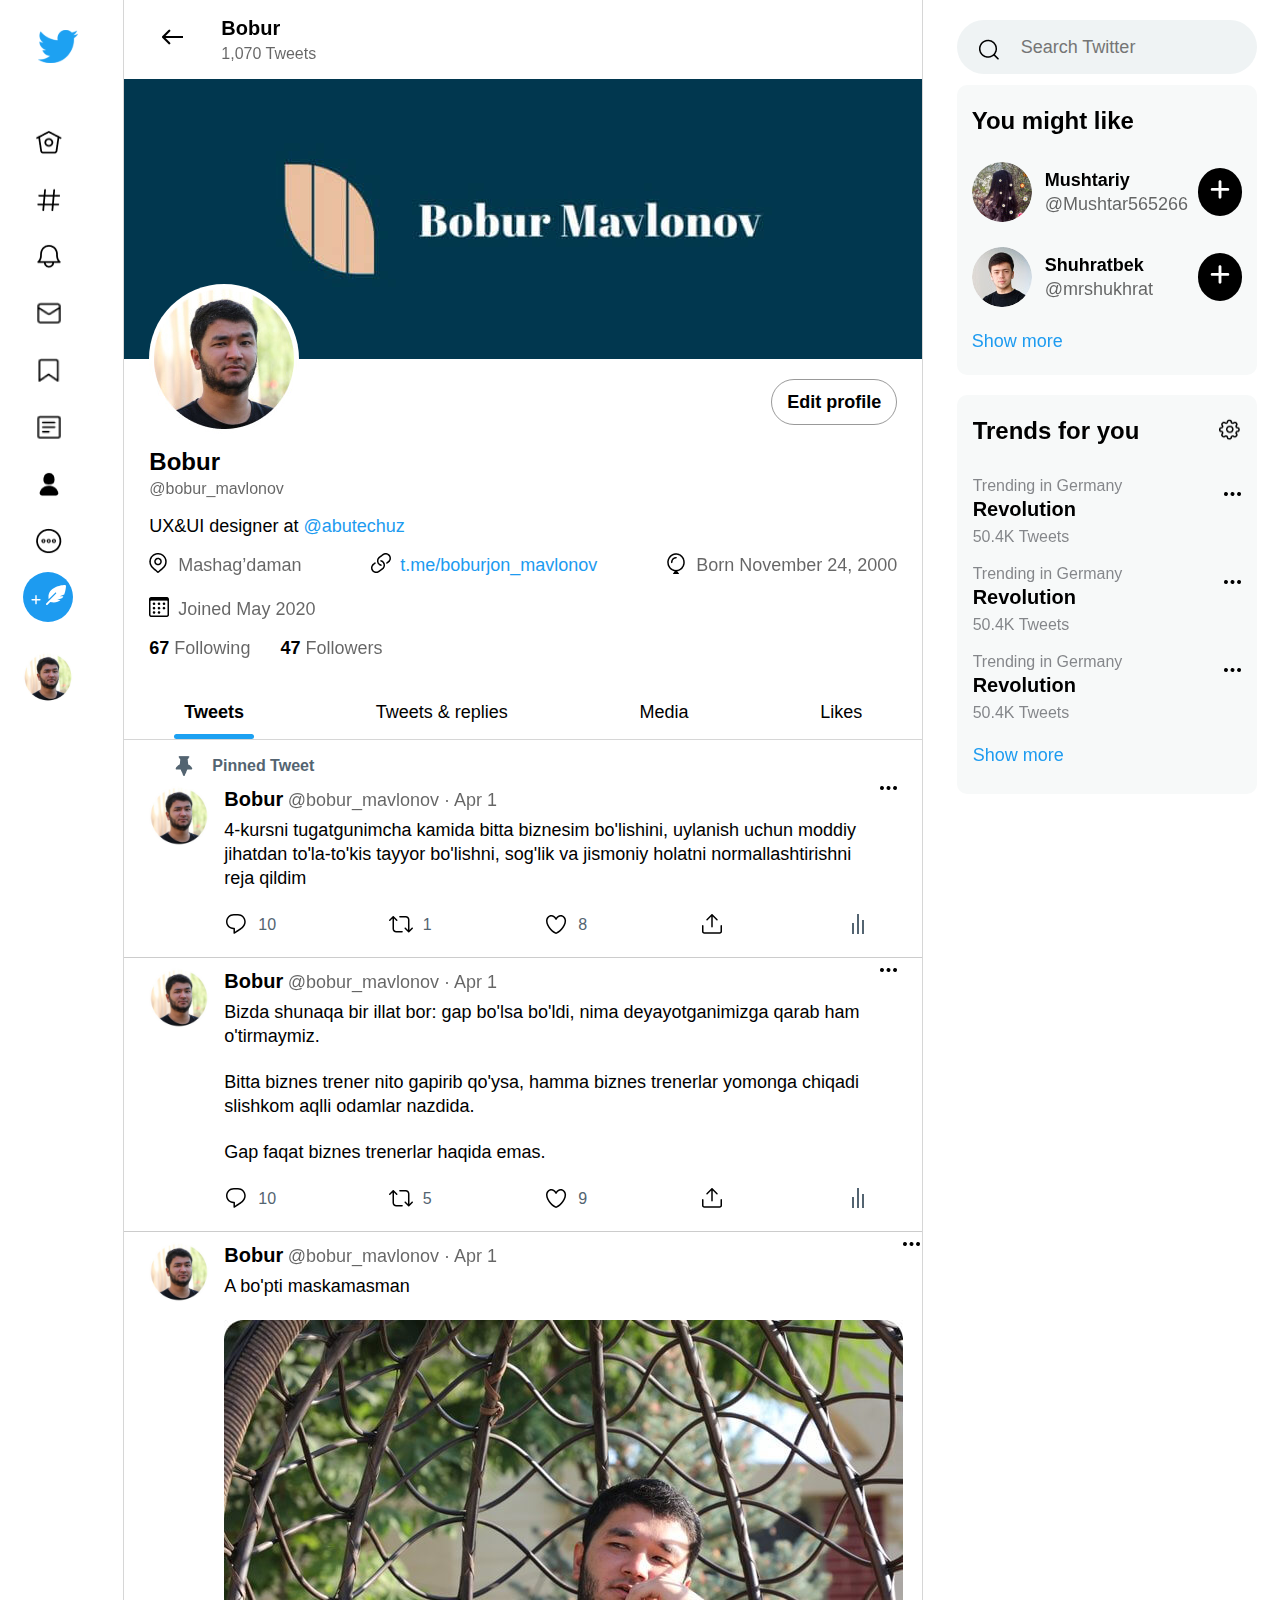
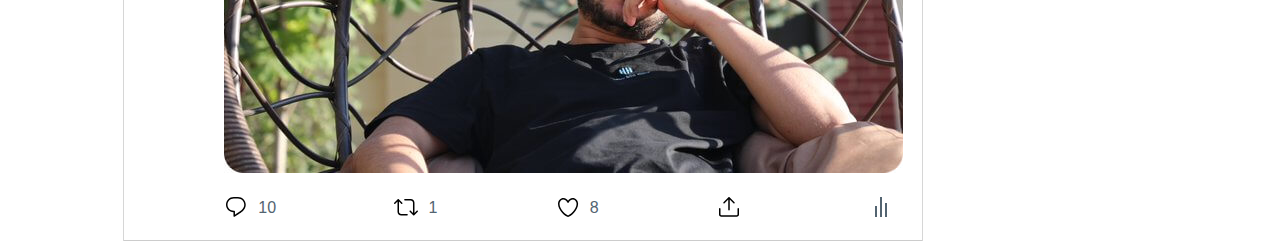
<file: index.html>
<!DOCTYPE html>
<html lang="en">
<head>
  <meta charset="UTF-8">
  <meta http-equiv="X-UA-Compatible" content="IE=edge">
  <meta name="viewport" content="width=device-width, initial-scale=1.0">
  <title>Twitter</title>
  <link rel="icon" href="./img/logo.svg">
  <link rel="stylesheet" href="./css/main.min.css">
</head>
<body>

  <div class="profile-wrapper">
    <div class="container">
      <div class="profile-inner">
        <!-- ================ TWITTER NAV ================ -->
        <section class="left-wrapper">
            <div class="left-inner">
              <a href="home.html" class="logo">
                <img class="logo__img" src="./img/logo.svg" alt="twiiter logo" width="40" height="33">
              </a>
              <nav class="navbar">
                <ul class="navbar__list">
                  <li class="navbar__item">
                    <a class="navbar__link" href="home.html">
                      <img class="navbar__icon" src="./img/home-outline.png" alt="home" width="28" height="28">
                      <span class="navbar__text">Home</span>
                    </a>
                  </li>
                  <li class="navbar__item">
                    <a class="navbar__link" href="#">
                      <img class="navbar__icon" src="./img/explore.png" alt="explore" width="28" height="28">
                      <span class="navbar__text">Explore</span>
                    </a>
                  </li>
                  <li class="navbar__item">
                    <a class="navbar__link" href="#">
                      <img class="navbar__icon" src="./img/notification.png" alt="Notifications" width="28" height="28">
                      <span class="navbar__text">Notifications</span>
                    </a>
                  </li>
                  <li class="navbar__item">
                    <a class="navbar__link" href="#">
                      <img class="navbar__icon" src="./img/message.png" alt="Messages" width="28" height="28">
                      <span class="navbar__text">Messages</span>
                    </a>
                  </li>
                  <li class="navbar__item">
                    <a class="navbar__link" href="#">
                      <img class="navbar__icon" src="./img/bookmarks.png" alt="Bookmarks" width="28" height="28">
                      <span class="navbar__text">Bookmarks</span>
                    </a>
                  </li>
                  <li class="navbar__item">
                    <a class="navbar__link" href="#">
                      <img class="navbar__icon" src="./img/lists.png" alt="lists" width="28" height="28">
                      <span class="navbar__text">Lists</span>
                    </a>
                  </li>
                  <li class="navbar__item">
                    <a class="navbar__link" href="index.html">
                      <img class="navbar__icon" src="./img/profile-fill.png" alt="Profile" width="28" height="28">
                      <span class="navbar__text profile">Profile</span>
                    </a>
                  </li>
                  <li class="navbar__item">
                    <a class="navbar__link" href="#">
                      <img class="navbar__icon" src="./img/more.png" alt="more" width="28" height="28">
                      <span class="navbar__text">More</span>
                    </a>
                  </li>
                </ul>
                <button class="button">Tweet</button>
                <button class="res-button">
                  <svg width="10" xmlns="http://www.w3.org/2000/svg" viewBox="0 0 448 512" fill="white"><path d="M432 256c0 17.69-14.33 32.01-32 32.01H256v144c0 17.69-14.33 31.99-32 31.99s-32-14.3-32-31.99v-144H48c-17.67 0-32-14.32-32-32.01s14.33-31.99 32-31.99H192v-144c0-17.69 14.33-32.01 32-32.01s32 14.32 32 32.01v144h144C417.7 224 432 238.3 432 256z"/></svg>
                  <svg width="20" xmlns="http://www.w3.org/2000/svg" viewBox="0 0 512 512" fill="white"><path d="M467.1 241.1L351.1 288h94.34c-7.711 14.85-16.29 29.28-25.87 43.01l-132.5 52.99h85.65c-59.34 52.71-144.1 80.34-264.5 52.82l-68.13 68.13c-9.38 9.38-24.56 9.374-33.94 0c-9.375-9.375-9.375-24.56 0-33.94l253.4-253.4c4.846-6.275 4.643-15.19-1.113-20.95c-6.25-6.25-16.38-6.25-22.62 0l-168.6 168.6C24.56 58 366.9 8.118 478.9 .0846c18.87-1.354 34.41 14.19 33.05 33.05C508.7 78.53 498.5 161.8 467.1 241.1z"/></svg>
                </button>
              </nav>
              <a href="index.html" class="left-inner__bottom">
                <img class="left-inner__img" src="./img/profile-img.jpg" alt="img of Bobur" width="50" height="50">
                <div class="left-inner__about">
                  <p class="left-inner__name">Bobur</p>
                  <p class="left-inner__usrname">@bobur_mavlonov</p>
                </div>
                  <img class="left-inner__dots" src="./img/dots.png" alt="open" width="17" height="4">
              </a>
            </div>
        </section>
        <ul class="navbar__reslist">
          <li class="navbar__reslist-item">
            <a href="home.html" class="navbar__reslist-link">
              <img src="./img/home-outline.png" alt="home" class="navbar__reslist-img" width="26" height="26">
            </a>
          </li>
          <li class="navbar__reslist-item">
            <a href="#" class="navbar__reslist-link">
              <img src="./img/search.png" alt="search" class="navbar__reslist-img" width="26" height="26">
            </a>
          </li>
          <li class="navbar__reslist-item">
            <a href="#" class="navbar__reslist-link">
              <img src="./img/notification.png" alt="home" class="navbar__reslist-img" width="26" height="26">
            </a>
          </li>
          <li class="navbar__reslist-item">
            <a href="#" class="navbar__reslist-link">
              <img src="./img/message.png" alt="message" class="navbar__reslist-img" width="26" height="26">
            </a>
          </li>
        </ul>
        <!-- ================ /TWITTER NAV ================ -->
        <!-- ================ CENTER ================ -->
        <section class="center">
          <div class="center__header">
            <a href="home.html" class="center__header-back">
              <img src="./img/arrow.png" alt="back arrow" width="21" height="16">
            </a>
            <div class="center__header-person">
              <p class="center__header-name">Bobur</p>
              <p class="center__header-tweets">1,070 Tweets</p>
            </div>
          </div>
          <div class="center__hero">
            <div class="center__hero-bg">
              <img class="center__hero-img" src="./img/profile-img.jpg" alt="img of bobur" width="150" height="150">
            </div>
            <div class="center__hero-content">
              <button class="center__hero-button" type="button">Edit profile</button>
              <p class="center__hero-name">Bobur</p>
              <p class="center__hero-username">@bobur_mavlonov</p>
              <p class="center__hero-position">UX&UI designer at
                <a href="https://twitter.com/abutech" target="_blank" class="center__hero-position--link">
                  @abutechuz
                </a>
              </p>
              <ul class="center__hero-list">
                <li class="center__hero-item">
                  <p class="center__hero-text">Mashag’daman</p>
                </li>
                <li class="center__hero-item">
                  <a href="https://t.me/boburjon_mavlonov" target="_blank" class="center__hero-link">t.me/boburjon_mavlonov</a>
                </li>
                <li class="center__hero-item">
                  <p class="center__hero-text">Born November 24, 2000</p>
                </li>
                <li class="center__hero-item">
                  <p class="center__hero-text">Joined May 2020</p>
                </li>
              </ul>
              <ul class="center__hero-follow">
                <li class="center__hero-follow-item">
                  <p class="center__hero-follow-text">
                    67 
                    <span class="center__hero-follow-text--thin">Following </span>
                  </p>
                </li>
                <li class="center__hero-follow-item">
                  <p class="center__hero-follow-text">
                    47 
                    <span class="center__hero-follow-text--thin">Followers </span>
                  </p>
                </li>
              </ul>
            </div>
            <div class="center__tweets">
              <ul class="center__tweets-menu">
                <li class="center__menu-item">
                  <a href="#" class="center__menu-link">
                    Tweets
                  </a>
                </li>
                <li class="center__menu-item">
                  <a href="#" class="center__menu-link">
                    Tweets & replies
                  </a>
                </li>
                <li class="center__menu-item">
                  <a href="#" class="center__menu-link">
                    Media
                  </a>
                </li>
                <li class="center__menu-item">
                  <a href="#" class="center__menu-link">
                    Likes
                  </a>
                </li>
              </ul>
              <div class="center__bottom">
                <ul class="center__pinned-tweets">
                  <li class="center__pinned-item">
                    <p class="center__pinned">Pinned Tweet</p>
                    <a href="#" class="center__pinned-link">
                      <img src="./img/profile-img.jpg" alt="profile" class="center__tweet-img" width="60"
                      height="60">
                      <div class="center__tweet-content">
                        <p class="center__tweet-name">
                          Bobur
                        </p>
                        <span class="center__tweet-span">@bobur_mavlonov · Apr 1</span>
                        <p class="center__tweet-text">
                          4-kursni tugatgunimcha kamida bitta biznesim bo'lishini, uylanish uchun moddiy jihatdan to'la-to'kis tayyor bo'lishni, sog'lik va jismoniy holatni normallashtirishni reja qildim
                        </p>
                        <ul class="center__tweet-list">
                          <li class="center__tweet-item">
                            <svg width="24" height="24" viewBox="0 0 24 24" fill="none" xmlns="http://www.w3.org/2000/svg">
                              <mask id="mask0_11_1004" style="mask-type:alpha" maskUnits="userSpaceOnUse" x="0" y="0" width="24" height="24">
                              <rect width="24" height="24" fill="#C4C4C4"/>
                              </mask>
                              <g mask="url(#mask0_11_1004)">
                              <path d="M13.95 2.01L9.802 2H9.8C5.426 2 2 5.427 2 9.80201C2 13.9 5.186 17.008 9.465 17.172V21C9.465 21.108 9.509 21.286 9.585 21.403C9.727 21.628 9.96899 21.75 10.217 21.75C10.355 21.75 10.494 21.712 10.619 21.632C10.883 21.464 17.092 17.492 18.707 16.126C20.609 14.516 21.747 12.156 21.75 9.81401V9.79701C21.744 5.43 18.32 2.01 13.95 2.009V2.01ZM17.737 14.982C16.603 15.942 12.875 18.387 10.965 19.625V16.438C10.965 16.024 10.63 15.688 10.215 15.688H9.819C6.159 15.688 3.501 13.212 3.501 9.80201C3.501 6.268 6.269 3.5 9.801 3.5L13.948 3.51H13.95C17.482 3.51 20.25 6.276 20.252 9.80601C20.249 11.716 19.31 13.65 17.738 14.982H17.737Z" fill="black"/>
                              </g>
                              </svg>
                      
                            10
                          </li>
                          <li class="center__tweet-item">
                            <svg width="24" height="24" viewBox="0 0 24 24" fill="none" xmlns="http://www.w3.org/2000/svg">
                              <mask id="mask0_11_1007" style="mask-type:alpha" maskUnits="userSpaceOnUse" x="0" y="0" width="24" height="24">
                              <rect width="24" height="24" fill="#C4C4C4"/>
                              </mask>
                              <g mask="url(#mask0_11_1007)">
                              <path d="M23.7585 15.7705C23.4665 15.4775 22.9915 15.4775 22.6985 15.7705L20.4785 17.9905V7.7505C20.4785 5.6825 18.7955 4.0005 16.7285 4.0005H10.8785C10.4645 4.0005 10.1285 4.3365 10.1285 4.7505C10.1285 5.1645 10.4645 5.5005 10.8785 5.5005H16.7285C17.9685 5.5005 18.9785 6.5105 18.9785 7.7505V17.9905L16.7585 15.7705C16.4655 15.4775 15.9905 15.4775 15.6985 15.7705C15.4065 16.0635 15.4045 16.5385 15.6985 16.8305L19.1985 20.3305C19.3435 20.4775 19.5355 20.5505 19.7285 20.5505C19.9215 20.5505 20.1115 20.4785 20.2585 20.3305L23.7585 16.8305C24.0525 16.5385 24.0525 16.0635 23.7585 15.7705ZM13.0985 19.0505H7.2485C6.0085 19.0505 4.9985 18.0405 4.9985 16.8005V6.5605L7.2185 8.7805C7.3665 8.9275 7.5585 9.00049 7.7505 9.00049C7.9425 9.00049 8.1345 8.9275 8.2805 8.7805C8.5735 8.4875 8.5735 8.01249 8.2805 7.7205L4.7805 4.2205C4.4875 3.9265 4.0125 3.9265 3.7205 4.2205L0.2205 7.7205C-0.0735 8.01249 -0.0735 8.4875 0.2205 8.7805C0.5145 9.0735 0.987501 9.0735 1.2805 8.7805L3.5005 6.5605V16.8005C3.5005 18.8685 5.1835 20.5505 7.2505 20.5505H13.1005C13.5145 20.5505 13.8505 20.2145 13.8505 19.8005C13.8505 19.3865 13.5135 19.0505 13.1005 19.0505H13.0985Z" fill="black"/>
                              </g>
                              </svg>
                      
                            1
                          </li>
                          <li class="center__tweet-item">
                            <svg width="24" height="24" viewBox="0 0 24 24" fill="none" xmlns="http://www.w3.org/2000/svg">
                              <mask id="mask0_11_1000" style="mask-type:alpha" maskUnits="userSpaceOnUse" x="0" y="0" width="24" height="24" fill="red">
                              <rect width="24" height="24" fill="#C4C4C4"/>
                              </mask>
                              <g mask="url(#mask0_11_1000)">
                                <path class="like-fill" d="M12.0002 21.638H11.9862C9.4032 21.59 1.9502 14.856 1.9502 8.478C1.9502 5.414 4.4752 2.724 7.3532 2.724C9.6432 2.724 11.1832 4.304 11.9992 5.454C12.8132 4.306 14.3532 2.724 16.6442 2.724C19.5242 2.724 22.0482 5.414 22.0482 8.479C22.0482 14.855 14.5942 21.589 12.0112 21.636H12.0002V21.638Z" fill="#EF1C5C"/>
                              <path d="M12.05 21.914H12.036C9.453 21.866 2 15.132 2 8.754C2 5.69 4.525 3 7.403 3C9.693 3 11.233 4.58 12.049 5.73C12.863 4.582 14.403 3 16.694 3C19.574 3 22.098 5.69 22.098 8.755C22.098 15.131 14.644 21.865 12.061 21.912H12.05V21.914ZM7.404 4.501C5.324 4.501 3.501 6.489 3.501 8.756C3.501 14.496 10.535 20.352 12.051 20.414C13.569 20.352 20.601 14.497 20.601 8.756C20.601 6.489 18.778 4.501 16.698 4.501C14.17 4.501 12.758 7.437 12.746 7.466C12.516 8.028 11.59 8.028 11.359 7.466C11.345 7.436 9.93401 4.501 7.40501 4.501H7.404Z" fill="black"/>
                              </g>
                              </svg>
                      
                            8
                          </li>
                          <li class="center__tweet-item">
                            <svg width="24" height="24" viewBox="0 0 24 24" fill="none" xmlns="http://www.w3.org/2000/svg">
                              <mask id="mask0_11_1011" style="mask-type:alpha" maskUnits="userSpaceOnUse" x="0" y="0" width="24" height="24">
                              <rect width="24" height="24" fill="#C4C4C4"/>
                              </mask>
                              <g mask="url(#mask0_11_1011)">
                              <path d="M17.53 7.21975L12.53 2.21975C12.237 1.92675 11.762 1.92675 11.47 2.21975L6.47001 7.21975C6.17601 7.51275 6.17601 7.98775 6.47001 8.27975C6.76401 8.57175 7.23701 8.57375 7.53001 8.27975L11.25 4.55975V14.7498C11.25 15.1638 11.586 15.4998 12 15.4998C12.414 15.4998 12.75 15.1638 12.75 14.7498V4.55975L16.47 8.27975C16.616 8.42675 16.808 8.49975 17 8.49975C17.192 8.49975 17.384 8.42775 17.53 8.27975C17.823 7.98675 17.823 7.51275 17.53 7.21975Z" fill="black"/>
                              <path d="M19.708 21.6938H4.29201C3.02801 21.6938 2 20.6658 2 19.4018V13.7498C2 13.3358 2.336 12.9998 2.75 12.9998C3.164 12.9998 3.5 13.3358 3.5 13.7498V19.4018C3.5 19.8388 3.85501 20.1938 4.29201 20.1938H19.708C20.145 20.1938 20.5 19.8388 20.5 19.4018V13.7498C20.5 13.3358 20.836 12.9998 21.25 12.9998C21.664 12.9998 22 13.3358 22 13.7498V19.4018C22 20.6658 20.972 21.6938 19.708 21.6938Z" fill="black"/>
                              </g>
                              </svg>
                      
                          </li>
                          <li class="center__tweet-item">
                            <svg width="24" height="24" viewBox="0 0 24 24" fill="none" xmlns="http://www.w3.org/2000/svg">
                              <mask id="mask0_11_1018" style="mask-type:alpha" maskUnits="userSpaceOnUse" x="0" y="0" width="24" height="24">
                              <rect width="24" height="24" fill="#C4C4C4"/>
                              </mask>
                              <g mask="url(#mask0_11_1018)">
                              <path d="M6 11H8V22H6V11Z" fill="#536471"/>
                              <path d="M11 2H13V22H11V2Z" fill="#536471"/>
                              <path d="M16 8H18V22H16V8Z" fill="#536471"/>
                              </g>
                              </svg>
                      
                          </li>
                        </ul>
                      </div>
                        <img src="./img/dots.png" alt="settings" width="17" height="4">
                    </a>
                  </li>
                  <li class="center__pinned-item">
                    <a href="" class="center__pinned-link">
                      <img src="./img/profile-img.jpg" alt="profile" class="center__tweet-img" width="60"
                      height="60">
                      <div class="center__tweet-content">
                        <p class="center__tweet-name">
                          Bobur
                        </p>
                        <span class="center__tweet-span">@bobur_mavlonov · Apr 1</span>
                        <p class="center__tweet-text">
                          Bizda shunaqa bir illat bor: gap bo'lsa bo'ldi, nima deyayotganimizga qarab ham o'tirmaymiz.
                        </p>
                        <p class="center__tweet-text">
                          Bitta biznes trener nito gapirib qo'ysa, hamma biznes trenerlar yomonga chiqadi slishkom aqlli odamlar nazdida.
                        </p>
                        <p class="center__tweet-text">
                          Gap faqat biznes trenerlar haqida emas.
                        </p>
                        <ul class="center__tweet-list">
                          <li class="center__tweet-item">
                            <svg width="24" height="24" viewBox="0 0 24 24" fill="none" xmlns="http://www.w3.org/2000/svg">
                              <mask id="mask0_11_1004" style="mask-type:alpha" maskUnits="userSpaceOnUse" x="0" y="0" width="24" height="24">
                              <rect width="24" height="24" fill="#C4C4C4"/>
                              </mask>
                              <g mask="url(#mask0_11_1004)">
                              <path d="M13.95 2.01L9.802 2H9.8C5.426 2 2 5.427 2 9.80201C2 13.9 5.186 17.008 9.465 17.172V21C9.465 21.108 9.509 21.286 9.585 21.403C9.727 21.628 9.96899 21.75 10.217 21.75C10.355 21.75 10.494 21.712 10.619 21.632C10.883 21.464 17.092 17.492 18.707 16.126C20.609 14.516 21.747 12.156 21.75 9.81401V9.79701C21.744 5.43 18.32 2.01 13.95 2.009V2.01ZM17.737 14.982C16.603 15.942 12.875 18.387 10.965 19.625V16.438C10.965 16.024 10.63 15.688 10.215 15.688H9.819C6.159 15.688 3.501 13.212 3.501 9.80201C3.501 6.268 6.269 3.5 9.801 3.5L13.948 3.51H13.95C17.482 3.51 20.25 6.276 20.252 9.80601C20.249 11.716 19.31 13.65 17.738 14.982H17.737Z" fill="black"/>
                              </g>
                              </svg>
                      
                            10
                          </li>
                          <li class="center__tweet-item">
                            <svg width="24" height="24" viewBox="0 0 24 24" fill="none" xmlns="http://www.w3.org/2000/svg">
                              <mask id="mask0_11_1007" style="mask-type:alpha" maskUnits="userSpaceOnUse" x="0" y="0" width="24" height="24">
                              <rect width="24" height="24" fill="#C4C4C4"/>
                              </mask>
                              <g mask="url(#mask0_11_1007)">
                              <path d="M23.7585 15.7705C23.4665 15.4775 22.9915 15.4775 22.6985 15.7705L20.4785 17.9905V7.7505C20.4785 5.6825 18.7955 4.0005 16.7285 4.0005H10.8785C10.4645 4.0005 10.1285 4.3365 10.1285 4.7505C10.1285 5.1645 10.4645 5.5005 10.8785 5.5005H16.7285C17.9685 5.5005 18.9785 6.5105 18.9785 7.7505V17.9905L16.7585 15.7705C16.4655 15.4775 15.9905 15.4775 15.6985 15.7705C15.4065 16.0635 15.4045 16.5385 15.6985 16.8305L19.1985 20.3305C19.3435 20.4775 19.5355 20.5505 19.7285 20.5505C19.9215 20.5505 20.1115 20.4785 20.2585 20.3305L23.7585 16.8305C24.0525 16.5385 24.0525 16.0635 23.7585 15.7705ZM13.0985 19.0505H7.2485C6.0085 19.0505 4.9985 18.0405 4.9985 16.8005V6.5605L7.2185 8.7805C7.3665 8.9275 7.5585 9.00049 7.7505 9.00049C7.9425 9.00049 8.1345 8.9275 8.2805 8.7805C8.5735 8.4875 8.5735 8.01249 8.2805 7.7205L4.7805 4.2205C4.4875 3.9265 4.0125 3.9265 3.7205 4.2205L0.2205 7.7205C-0.0735 8.01249 -0.0735 8.4875 0.2205 8.7805C0.5145 9.0735 0.987501 9.0735 1.2805 8.7805L3.5005 6.5605V16.8005C3.5005 18.8685 5.1835 20.5505 7.2505 20.5505H13.1005C13.5145 20.5505 13.8505 20.2145 13.8505 19.8005C13.8505 19.3865 13.5135 19.0505 13.1005 19.0505H13.0985Z" fill="black"/>
                              </g>
                              </svg>
                      
                            5
                          </li>
                          <li class="center__tweet-item">
                            <svg width="24" height="24" viewBox="0 0 24 24" fill="none" xmlns="http://www.w3.org/2000/svg">
                              <mask id="mask0_11_1000" style="mask-type:alpha" maskUnits="userSpaceOnUse" x="0" y="0" width="24" height="24">
                              <rect width="24" height="24" fill="#C4C4C4"/>
                              </mask>
                              <g mask="url(#mask0_11_1000)">
                                <path class="like-fill" d="M12.0002 21.638H11.9862C9.4032 21.59 1.9502 14.856 1.9502 8.478C1.9502 5.414 4.4752 2.724 7.3532 2.724C9.6432 2.724 11.1832 4.304 11.9992 5.454C12.8132 4.306 14.3532 2.724 16.6442 2.724C19.5242 2.724 22.0482 5.414 22.0482 8.479C22.0482 14.855 14.5942 21.589 12.0112 21.636H12.0002V21.638Z" fill="#EF1C5C"/>
                              <path d="M12.05 21.914H12.036C9.453 21.866 2 15.132 2 8.754C2 5.69 4.525 3 7.403 3C9.693 3 11.233 4.58 12.049 5.73C12.863 4.582 14.403 3 16.694 3C19.574 3 22.098 5.69 22.098 8.755C22.098 15.131 14.644 21.865 12.061 21.912H12.05V21.914ZM7.404 4.501C5.324 4.501 3.501 6.489 3.501 8.756C3.501 14.496 10.535 20.352 12.051 20.414C13.569 20.352 20.601 14.497 20.601 8.756C20.601 6.489 18.778 4.501 16.698 4.501C14.17 4.501 12.758 7.437 12.746 7.466C12.516 8.028 11.59 8.028 11.359 7.466C11.345 7.436 9.93401 4.501 7.40501 4.501H7.404Z" fill="black"/>
                              </g>
                              </svg>
                      
                            9
                          </li>
                          <li class="center__tweet-item">
                            <svg width="24" height="24" viewBox="0 0 24 24" fill="none" xmlns="http://www.w3.org/2000/svg">
                              <mask id="mask0_11_1011" style="mask-type:alpha" maskUnits="userSpaceOnUse" x="0" y="0" width="24" height="24">
                              <rect width="24" height="24" fill="#C4C4C4"/>
                              </mask>
                              <g mask="url(#mask0_11_1011)">
                              <path d="M17.53 7.21975L12.53 2.21975C12.237 1.92675 11.762 1.92675 11.47 2.21975L6.47001 7.21975C6.17601 7.51275 6.17601 7.98775 6.47001 8.27975C6.76401 8.57175 7.23701 8.57375 7.53001 8.27975L11.25 4.55975V14.7498C11.25 15.1638 11.586 15.4998 12 15.4998C12.414 15.4998 12.75 15.1638 12.75 14.7498V4.55975L16.47 8.27975C16.616 8.42675 16.808 8.49975 17 8.49975C17.192 8.49975 17.384 8.42775 17.53 8.27975C17.823 7.98675 17.823 7.51275 17.53 7.21975Z" fill="black"/>
                              <path d="M19.708 21.6938H4.29201C3.02801 21.6938 2 20.6658 2 19.4018V13.7498C2 13.3358 2.336 12.9998 2.75 12.9998C3.164 12.9998 3.5 13.3358 3.5 13.7498V19.4018C3.5 19.8388 3.85501 20.1938 4.29201 20.1938H19.708C20.145 20.1938 20.5 19.8388 20.5 19.4018V13.7498C20.5 13.3358 20.836 12.9998 21.25 12.9998C21.664 12.9998 22 13.3358 22 13.7498V19.4018C22 20.6658 20.972 21.6938 19.708 21.6938Z" fill="black"/>
                              </g>
                              </svg>
                      
                          </li>
                          <li class="center__tweet-item">
                            <svg width="24" height="24" viewBox="0 0 24 24" fill="none" xmlns="http://www.w3.org/2000/svg">
                              <mask id="mask0_11_1018" style="mask-type:alpha" maskUnits="userSpaceOnUse" x="0" y="0" width="24" height="24">
                              <rect width="24" height="24" fill="#C4C4C4"/>
                              </mask>
                              <g mask="url(#mask0_11_1018)">
                              <path d="M6 11H8V22H6V11Z" fill="#536471"/>
                              <path d="M11 2H13V22H11V2Z" fill="#536471"/>
                              <path d="M16 8H18V22H16V8Z" fill="#536471"/>
                              </g>
                              </svg>
                      
                          </li>
                        </ul>
                      </div>
                        <img src="./img/dots.png" alt="settings" width="17" height="4">
                    </a>
                  </li>
                  <li class="center__pinned-item">
                    <a href="" class="center__pinned-link">
                      <img src="./img/profile-img.jpg" alt="profile" class="center__tweet-img" width="60"
                      height="60">
                      <div class="center__tweet-content">
                        <p class="center__tweet-name">
                          Bobur
                        </p>
                        <span class="center__tweet-span">@bobur_mavlonov · Apr 1</span>
                        <p class="center__tweet-text">
                          A bo'pti maskamasman
                        </p>
                        <img class="center__tweet-big-img" src="./img/profile-big.jpg" alt="tweet img" width="679" height="453">
                        <ul class="center__tweet-list">
                          <li class="center__tweet-item">
                            <svg width="24" height="24" viewBox="0 0 24 24" fill="none" xmlns="http://www.w3.org/2000/svg">
                              <mask id="mask0_11_1004" style="mask-type:alpha" maskUnits="userSpaceOnUse" x="0" y="0" width="24" height="24">
                              <rect width="24" height="24" fill="#C4C4C4"/>
                              </mask>
                              <g mask="url(#mask0_11_1004)">
                              <path d="M13.95 2.01L9.802 2H9.8C5.426 2 2 5.427 2 9.80201C2 13.9 5.186 17.008 9.465 17.172V21C9.465 21.108 9.509 21.286 9.585 21.403C9.727 21.628 9.96899 21.75 10.217 21.75C10.355 21.75 10.494 21.712 10.619 21.632C10.883 21.464 17.092 17.492 18.707 16.126C20.609 14.516 21.747 12.156 21.75 9.81401V9.79701C21.744 5.43 18.32 2.01 13.95 2.009V2.01ZM17.737 14.982C16.603 15.942 12.875 18.387 10.965 19.625V16.438C10.965 16.024 10.63 15.688 10.215 15.688H9.819C6.159 15.688 3.501 13.212 3.501 9.80201C3.501 6.268 6.269 3.5 9.801 3.5L13.948 3.51H13.95C17.482 3.51 20.25 6.276 20.252 9.80601C20.249 11.716 19.31 13.65 17.738 14.982H17.737Z" fill="black"/>
                              </g>
                              </svg>
                      
                            10
                          </li>
                          <li class="center__tweet-item">
                            <svg width="24" height="24" viewBox="0 0 24 24" fill="none" xmlns="http://www.w3.org/2000/svg">
                              <mask id="mask0_11_1007" style="mask-type:alpha" maskUnits="userSpaceOnUse" x="0" y="0" width="24" height="24">
                              <rect width="24" height="24" fill="#C4C4C4"/>
                              </mask>
                              <g mask="url(#mask0_11_1007)">
                              <path d="M23.7585 15.7705C23.4665 15.4775 22.9915 15.4775 22.6985 15.7705L20.4785 17.9905V7.7505C20.4785 5.6825 18.7955 4.0005 16.7285 4.0005H10.8785C10.4645 4.0005 10.1285 4.3365 10.1285 4.7505C10.1285 5.1645 10.4645 5.5005 10.8785 5.5005H16.7285C17.9685 5.5005 18.9785 6.5105 18.9785 7.7505V17.9905L16.7585 15.7705C16.4655 15.4775 15.9905 15.4775 15.6985 15.7705C15.4065 16.0635 15.4045 16.5385 15.6985 16.8305L19.1985 20.3305C19.3435 20.4775 19.5355 20.5505 19.7285 20.5505C19.9215 20.5505 20.1115 20.4785 20.2585 20.3305L23.7585 16.8305C24.0525 16.5385 24.0525 16.0635 23.7585 15.7705ZM13.0985 19.0505H7.2485C6.0085 19.0505 4.9985 18.0405 4.9985 16.8005V6.5605L7.2185 8.7805C7.3665 8.9275 7.5585 9.00049 7.7505 9.00049C7.9425 9.00049 8.1345 8.9275 8.2805 8.7805C8.5735 8.4875 8.5735 8.01249 8.2805 7.7205L4.7805 4.2205C4.4875 3.9265 4.0125 3.9265 3.7205 4.2205L0.2205 7.7205C-0.0735 8.01249 -0.0735 8.4875 0.2205 8.7805C0.5145 9.0735 0.987501 9.0735 1.2805 8.7805L3.5005 6.5605V16.8005C3.5005 18.8685 5.1835 20.5505 7.2505 20.5505H13.1005C13.5145 20.5505 13.8505 20.2145 13.8505 19.8005C13.8505 19.3865 13.5135 19.0505 13.1005 19.0505H13.0985Z" fill="black"/>
                              </g>
                              </svg>
                      
                            1
                          </li>
                          <li class="center__tweet-item">
                            <svg width="24" height="24" viewBox="0 0 24 24" fill="none" xmlns="http://www.w3.org/2000/svg">
                              <mask id="mask0_11_1000" style="mask-type:alpha" maskUnits="userSpaceOnUse" x="0" y="0" width="24" height="24">
                              <rect width="24" height="24" fill="#C4C4C4"/>
                              </mask>
                              <g mask="url(#mask0_11_1000)">
                                <path class="like-fill" d="M12.0002 21.638H11.9862C9.4032 21.59 1.9502 14.856 1.9502 8.478C1.9502 5.414 4.4752 2.724 7.3532 2.724C9.6432 2.724 11.1832 4.304 11.9992 5.454C12.8132 4.306 14.3532 2.724 16.6442 2.724C19.5242 2.724 22.0482 5.414 22.0482 8.479C22.0482 14.855 14.5942 21.589 12.0112 21.636H12.0002V21.638Z" fill="#EF1C5C"/>
                              <path d="M12.05 21.914H12.036C9.453 21.866 2 15.132 2 8.754C2 5.69 4.525 3 7.403 3C9.693 3 11.233 4.58 12.049 5.73C12.863 4.582 14.403 3 16.694 3C19.574 3 22.098 5.69 22.098 8.755C22.098 15.131 14.644 21.865 12.061 21.912H12.05V21.914ZM7.404 4.501C5.324 4.501 3.501 6.489 3.501 8.756C3.501 14.496 10.535 20.352 12.051 20.414C13.569 20.352 20.601 14.497 20.601 8.756C20.601 6.489 18.778 4.501 16.698 4.501C14.17 4.501 12.758 7.437 12.746 7.466C12.516 8.028 11.59 8.028 11.359 7.466C11.345 7.436 9.93401 4.501 7.40501 4.501H7.404Z" fill="black"/>
                              </g>
                              </svg>
                      
                            8
                          </li>
                          <li class="center__tweet-item">
                            <svg width="24" height="24" viewBox="0 0 24 24" fill="none" xmlns="http://www.w3.org/2000/svg">
                              <mask id="mask0_11_1011" style="mask-type:alpha" maskUnits="userSpaceOnUse" x="0" y="0" width="24" height="24">
                              <rect width="24" height="24" fill="#C4C4C4"/>
                              </mask>
                              <g mask="url(#mask0_11_1011)">
                              <path d="M17.53 7.21975L12.53 2.21975C12.237 1.92675 11.762 1.92675 11.47 2.21975L6.47001 7.21975C6.17601 7.51275 6.17601 7.98775 6.47001 8.27975C6.76401 8.57175 7.23701 8.57375 7.53001 8.27975L11.25 4.55975V14.7498C11.25 15.1638 11.586 15.4998 12 15.4998C12.414 15.4998 12.75 15.1638 12.75 14.7498V4.55975L16.47 8.27975C16.616 8.42675 16.808 8.49975 17 8.49975C17.192 8.49975 17.384 8.42775 17.53 8.27975C17.823 7.98675 17.823 7.51275 17.53 7.21975Z" fill="black"/>
                              <path d="M19.708 21.6938H4.29201C3.02801 21.6938 2 20.6658 2 19.4018V13.7498C2 13.3358 2.336 12.9998 2.75 12.9998C3.164 12.9998 3.5 13.3358 3.5 13.7498V19.4018C3.5 19.8388 3.85501 20.1938 4.29201 20.1938H19.708C20.145 20.1938 20.5 19.8388 20.5 19.4018V13.7498C20.5 13.3358 20.836 12.9998 21.25 12.9998C21.664 12.9998 22 13.3358 22 13.7498V19.4018C22 20.6658 20.972 21.6938 19.708 21.6938Z" fill="black"/>
                              </g>
                              </svg>
                      
                          </li>
                          <li class="center__tweet-item">
                            <svg width="24" height="24" viewBox="0 0 24 24" fill="none" xmlns="http://www.w3.org/2000/svg">
                              <mask id="mask0_11_1018" style="mask-type:alpha" maskUnits="userSpaceOnUse" x="0" y="0" width="24" height="24">
                              <rect width="24" height="24" fill="#C4C4C4"/>
                              </mask>
                              <g mask="url(#mask0_11_1018)">
                              <path d="M6 11H8V22H6V11Z" fill="#536471"/>
                              <path d="M11 2H13V22H11V2Z" fill="#536471"/>
                              <path d="M16 8H18V22H16V8Z" fill="#536471"/>
                              </g>
                              </svg>
                      
                          </li>
                        </ul>
                      </div>
                        <img src="./img/dots.png" alt="settings" width="17" height="4">
                      </a>
                    </a>
                  </li>
                </ul>
              </div>
            </div>
          </div>
        </section>
        <!-- ================ /CENTER ================ -->

        <!-- ================ RIGHT WRAPPER ================ -->
        <section class="right">
          <div class="right__serch-box">
            <label for="search" class="right__search">
              <input class="right__input" id="search" type="text"placeholder="Search Twitter">
            </label>
          </div>
          <ul class="right__images">
            <li class="right__images-item">
              <img class="right__item-img" src="./img/small-img-1.jpg" alt="img" width="123" height="88">
            </li>
            <li class="right__images-item">
              <img class="right__item-img" src="./img/small-img-2.jpg" alt="img" width="123" height="88">
            </li>
            <li class="right__images-item">
              <img class="right__item-img" src="./img/small-img-3.jpg" alt="img" width="123" height="88">
            </li>
            <li class="right__images-item">
              <img class="right__item-img" src="./img/small-img-4.jpg" alt="img" width="123" height="88">
            </li>
            <li class="right__images-item">
              <img class="right__item-img" src="./img/small-img-5.jpg" alt="img" width="123" height="88">
            </li>
            <li class="right__images-item">
              <img class="right__item-img" src="./img/small-img-6.jpg" alt="img" width="123" height="88">
            </li>
          </ul>
          <div class="right__recommend">
            <h3 class="right__recommend-heading">You might like</h3>
            <ul class="right__recommend-list">
              <li class="right__recommend-item">
                <a href="#" class="right__item-link">
                  <div class="right__recommend-content">
                    <img src="./img/recommend-1.jpg" alt="recommend img" class="right__recommend-img" width="60" height="60">
                    <div class="right__recommend-about">
                      <p class="right__recommend-name">Mushtariy</p>
                      <p class="right__recommend-username">@Mushtar565266</p>
                    </div>
                  </div>
                  <button class="right__recommend-btn" type="button">Follow</button>
                  <button class="right__recommend-resbtn" type="button">
                    <svg width="20px" xmlns="http://www.w3.org/2000/svg" viewBox="0 0 448 512" fill="white"><path d="M432 256c0 17.69-14.33 32.01-32 32.01H256v144c0 17.69-14.33 31.99-32 31.99s-32-14.3-32-31.99v-144H48c-17.67 0-32-14.32-32-32.01s14.33-31.99 32-31.99H192v-144c0-17.69 14.33-32.01 32-32.01s32 14.32 32 32.01v144h144C417.7 224 432 238.3 432 256z"/></svg>
                  </button>
                </a>
              </li>
              <li class="right__recommend-item">
                <a href="" class="right__item-link">
                  <div class="right__recommend-content">
                    <img src="./img/recommend-2.jpg" alt="recommend img" class="right__recommend-img" width="60" height="60">
                    <div class="right__recommend-about">
                      <p class="right__recommend-name">Shuhratbek</p>
                      <p class="right__recommend-username">@mrshukhrat</p>
                    </div>
                  </div>
                  <button class="right__recommend-btn" type="button">Follow</button>
                  <button class="right__recommend-resbtn" type="button">
                    <svg width="20px" xmlns="http://www.w3.org/2000/svg" viewBox="0 0 448 512" fill="white"><path d="M432 256c0 17.69-14.33 32.01-32 32.01H256v144c0 17.69-14.33 31.99-32 31.99s-32-14.3-32-31.99v-144H48c-17.67 0-32-14.32-32-32.01s14.33-31.99 32-31.99H192v-144c0-17.69 14.33-32.01 32-32.01s32 14.32 32 32.01v144h144C417.7 224 432 238.3 432 256z"/></svg>
                  </button>
                </a>
              </li>
            </ul>
            <a class="right__recommend-link" href="#">Show more</a>
          </div>
          <div class="right__trends">
            <div class="right__trends-top">
              <h3 class="right__trends-heading">Trends for you</h3>
              <a href="#" class="right__trends-setting">
                <img src="./img/settings.png" alt="settings" width="24" height="24">
              </a>
            </div>
            <ul class="right__trends-list">
              <li class="right__trends-item">
                <a href="#" class="right__trend-link">
                  <div class="right__trends-content">
                    <p class="right__trends-text">Trending in Germany</p>
                    <h4 class="right__item-heading">Revolution</h4>
                    <p class="right__trends-text">50.4K Tweets</p>
                  </div>
                    <img class="right__trends-more" src="./img/dots.png" alt="dots" width="17" height="4">
                  
                </a>
              </li>
              <li class="right__trends-item">
                <a href="#" class="right__trend-link">
                  <div class="right__trends-content">
                    <p class="right__trends-text">Trending in Germany</p>
                    <h4 class="right__item-heading">Revolution</h4>
                    <p class="right__trends-text">50.4K Tweets</p>
                  </div>
                    <img class="right__trends-more" src="./img/dots.png" alt="dots" width="17" height="4">
                </a>
              </li>
              <li class="right__trends-item">
                <a href="#" class="right__trend-link">
                  <div class="right__trends-content">
                    <p class="right__trends-text">Trending in Germany</p>
                    <h4 class="right__item-heading">Revolution</h4>
                    <p class="right__trends-text">50.4K Tweets</p>
                  </div>
                    <img class="right__trends-more" src="./img/dots.png" alt="dots" width="17" height="4">
                </a>
              </li>
            </ul>
            <a href="#" class="right__trends-link">Show more</a>
          </div>
        </section>
        <!-- ================ /RIGHT WRAPPER ================ -->
      </div>
    </div>
  </div>
</body>
</html>
</file>
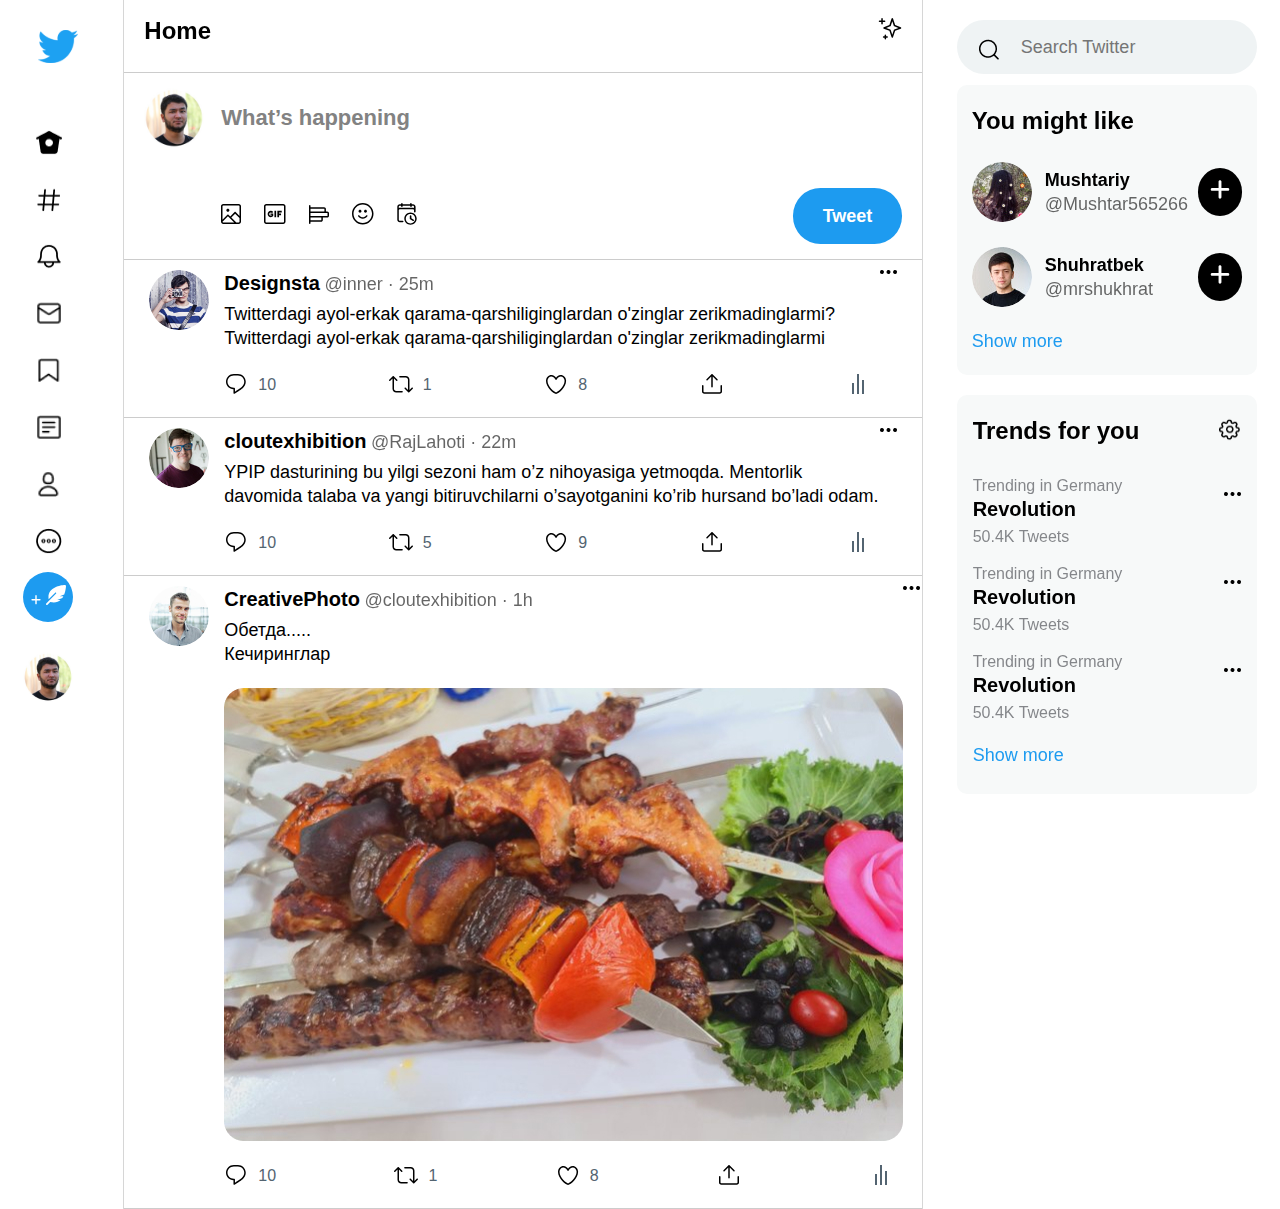
<file: home.html>
<!DOCTYPE html>
<html lang="en">
<head>
  <meta charset="UTF-8">
  <meta http-equiv="X-UA-Compatible" content="IE=edge">
  <meta name="viewport" content="width=device-width, initial-scale=1.0">
  <title>Twitter/Home</title>
  <link rel="icon" href="./img/logo.svg">
  <link rel="stylesheet" href="./css/main.min.css">
</head>
<body>
  <div class="home-wrapper">
    <div class="container">
    <div class="home-inner">
      <!-- ================ TWITTER NAV ================ -->
        <section class="left-wrapper">
          <div class="left-inner">
            <a href="home.html" class="logo">
              <img class="logo__img" src="./img/logo.svg" alt="twiiter logo" width="40" height="33">
            </a>
            <nav class="navbar">
              <ul class="navbar__list">
                <li class="navbar__item">
                  <a class="navbar__link" href="home.html">
                    <img class="navbar__icon" src="./img/home-fill.png" alt="home" width="28" height="28">
                    <span class="navbar__text bold">Home</span>
                  </a>
                </li>
                <li class="navbar__item">
                  <a class="navbar__link" href="#">
                    <img class="navbar__icon" src="./img/explore.png" alt="explore" width="28" height="28">
                    <span class="navbar__text">Explore</span>
                  </a>
                </li>
                <li class="navbar__item">
                  <a class="navbar__link" href="#">
                    <img class="navbar__icon" src="./img/notification.png" alt="Notifications" width="28" height="28">
                    <span class="navbar__text">Notifications</span>
                  </a>
                </li>
                <li class="navbar__item">
                  <a class="navbar__link" href="#">
                    <img class="navbar__icon" src="./img/message.png" alt="Messages" width="28" height="28">
                    <span class="navbar__text">Messages</span>
                  </a>
                </li>
                <li class="navbar__item">
                  <a class="navbar__link" href="#">
                    <img class="navbar__icon" src="./img/bookmarks.png" alt="Bookmarks" width="28" height="28">
                    <span class="navbar__text">Bookmarks</span>
                  </a>
                </li>
                <li class="navbar__item">
                  <a class="navbar__link" href="#">
                    <img class="navbar__icon" src="./img/lists.png" alt="lists" width="28" height="28">
                    <span class="navbar__text">Lists</span>
                  </a>
                </li>
                <li class="navbar__item">
                  <a class="navbar__link" href="index.html">
                    <img class="navbar__icon" src="./img/profile-outline.png" alt="Profile" width="28" height="28">
                    <span class="navbar__text">Profile</span>
                  </a>
                </li>
                <li class="navbar__item">
                  <a class="navbar__link" href="#">
                    <img class="navbar__icon" src="./img/more.png" alt="more" width="28" height="28">
                    <span class="navbar__text">More</span>
                  </a>
                </li>
              </ul>
              <button class="button">Tweet</button>
              <button class="res-button">
                <svg width="10" xmlns="http://www.w3.org/2000/svg" viewBox="0 0 448 512" fill="white"><path d="M432 256c0 17.69-14.33 32.01-32 32.01H256v144c0 17.69-14.33 31.99-32 31.99s-32-14.3-32-31.99v-144H48c-17.67 0-32-14.32-32-32.01s14.33-31.99 32-31.99H192v-144c0-17.69 14.33-32.01 32-32.01s32 14.32 32 32.01v144h144C417.7 224 432 238.3 432 256z"/></svg>
                <svg width="20" xmlns="http://www.w3.org/2000/svg" viewBox="0 0 512 512" fill="white"><path d="M467.1 241.1L351.1 288h94.34c-7.711 14.85-16.29 29.28-25.87 43.01l-132.5 52.99h85.65c-59.34 52.71-144.1 80.34-264.5 52.82l-68.13 68.13c-9.38 9.38-24.56 9.374-33.94 0c-9.375-9.375-9.375-24.56 0-33.94l253.4-253.4c4.846-6.275 4.643-15.19-1.113-20.95c-6.25-6.25-16.38-6.25-22.62 0l-168.6 168.6C24.56 58 366.9 8.118 478.9 .0846c18.87-1.354 34.41 14.19 33.05 33.05C508.7 78.53 498.5 161.8 467.1 241.1z"/></svg>
              </button>
            </nav>
            <a href="index.html" class="left-inner__bottom">
              <img class="left-inner__img" src="./img/profile-img.jpg" alt="img of Bobur" width="50" height="50">
              <div class="left-inner__about">
                <p class="left-inner__name">Bobur</p>
                <p class="left-inner__usrname">@bobur_mavlonov</p>
              </div>
                <img class="left-inner__dots" src="./img/dots.png" alt="open" width="17" height="4">
            </a>
          </div>
      </section>
      <ul class="navbar__reslist">
        <li class="navbar__reslist-item">
          <a href="home.html" class="navbar__reslist-link">
            <img src="./img/home-fill.png" alt="home" class="navbar__reslist-img" width="26" height="26">
          </a>
        </li>
        <li class="navbar__reslist-item">
          <a href="#" class="navbar__reslist-link">
            <img src="./img/search.png" alt="search" class="navbar__reslist-img" width="26" height="26">
          </a>
        </li>
        <li class="navbar__reslist-item">
          <a href="#" class="navbar__reslist-link">
            <img src="./img/notification.png" alt="home" class="navbar__reslist-img" width="26" height="26">
          </a>
        </li>
        <li class="navbar__reslist-item">
          <a href="#" class="navbar__reslist-link">
            <img src="./img/message.png" alt="message" class="navbar__reslist-img" width="26" height="26">
          </a>
        </li>
      </ul>
      <!-- ================ /TWITTER NAV ================ -->
      <!-- ================ CENTER ================ -->
      <section class="center">
        <div class="center__header home-header">
          <h3 class="center__header-heading">Home</h3>
          <a href="#" class="center__heading-link">
            <svg width="24" height="22" viewBox="0 0 24 22" fill="none" xmlns="http://www.w3.org/2000/svg">
              <path d="M22.772 9.27412L17.154 7.08212L14.994 0.582115C14.892 0.275115 14.604 0.0681152 14.282 0.0681152C13.96 0.0681152 13.672 0.275116 13.57 0.581116L11.41 7.08112L5.78999 9.27312C5.50299 9.38512 5.313 9.66312 5.313 9.97312C5.313 10.2831 5.503 10.5581 5.791 10.6711L11.411 12.8631L13.571 19.3631C13.673 19.6691 13.961 19.8761 14.283 19.8761C14.605 19.8761 14.893 19.6691 14.995 19.3631L17.155 12.8631L22.775 10.6711C23.062 10.5591 23.252 10.2811 23.252 9.97112C23.252 9.66111 23.062 9.38612 22.774 9.27412H22.772ZM16.282 11.5941C16.074 11.6741 15.912 11.8441 15.842 12.0541L14.282 16.7491L12.722 12.0561C12.652 11.8461 12.492 11.6761 12.284 11.5941L8.129 9.97412L12.283 8.35212C12.491 8.27212 12.653 8.10212 12.723 7.89012L14.283 3.19712L15.843 7.89112C15.913 8.10312 16.073 8.27311 16.281 8.35411L20.436 9.97412L16.281 11.5961L16.282 11.5941ZM6.66299 2.58012H4.783V0.818115C4.783 0.404115 4.446 0.0681152 4.033 0.0681152C3.62 0.0681152 3.283 0.404115 3.283 0.818115V2.58012H1.5C1.086 2.58012 0.75 2.91612 0.75 3.33012C0.75 3.74412 1.086 4.08012 1.5 4.08012H3.282V5.84212C3.282 6.25612 3.618 6.59212 4.032 6.59212C4.446 6.59212 4.782 6.25612 4.782 5.84212V4.08012H6.662C7.077 4.08012 7.412 3.74412 7.412 3.33012C7.412 2.91612 7.077 2.58012 6.662 2.58012H6.66299ZM9.198 18.2021H8.09801V17.1861C8.09801 16.7721 7.76301 16.4361 7.34801 16.4361C6.93301 16.4361 6.59801 16.7721 6.59801 17.1861V18.2021H5.57001C5.15601 18.2021 4.82001 18.5381 4.82001 18.9521C4.82001 19.3661 5.15601 19.7021 5.57001 19.7021H6.60001V20.7181C6.60001 21.1321 6.93501 21.4681 7.35001 21.4681C7.76501 21.4681 8.10001 21.1321 8.10001 20.7181V19.7021H9.198C9.612 19.7021 9.948 19.3661 9.948 18.9521C9.948 18.5381 9.612 18.2021 9.198 18.2021Z" fill="black"/>
              </svg>
              
          </a>
        </div>
        <div class="center__main">
          <div class="center__main-top">
            <a href="index.html" class="center__profile-link">
              <img src="./img/profile-img.jpg" alt="img of bobur" class="center__main-img" width="60" height="60">
            </a>
            <label for="tweet">
              <textarea class="center__home-textarea" name="tweet" id="tweet" cols="30" rows="10" placeholder="What’s happening"></textarea>
            </label>
          </div>
          <div class="center__main-botom">
            <ul class="center__main-list">
              <li class="center__main-item">
                <a href="#" class="center__main-link">
                  <svg width="24" height="24" viewBox="0 0 24 24" fill="none" xmlns="http://www.w3.org/2000/svg">
                    <mask id="mask0_11_1686" style="mask-type:alpha" maskUnits="userSpaceOnUse" x="0" y="0" width="24" height="24">
                    <rect width="24" height="24" fill="#C4C4C4"/>
                    </mask>
                    <g mask="url(#mask0_11_1686)">
                    <path d="M19.75 2H4.25C3.01 2 2 3.01 2 4.25V19.75C2 20.99 3.01 22 4.25 22H19.75C20.99 22 22 20.99 22 19.75V4.25C22 3.01 20.99 2 19.75 2ZM4.25 3.5H19.75C20.163 3.5 20.5 3.837 20.5 4.25V13.926L16.642 10.068C16.502 9.928 16.312 9.848 16.112 9.848H16.109C15.909 9.848 15.716 9.928 15.577 10.072L11.26 14.456L9.44701 12.65C9.30701 12.51 9.11701 12.43 8.91701 12.43C8.72401 12.4 8.522 12.51 8.382 12.657L3.5 17.642V4.25C3.5 3.837 3.837 3.5 4.25 3.5ZM3.506 19.78L8.924 14.246L15.206 20.5H4.25C3.848 20.5 3.523 20.178 3.506 19.78ZM19.75 20.5H17.33L12.323 15.513L16.115 11.663L20.5 16.047V19.75C20.5 20.163 20.163 20.5 19.75 20.5Z" fill="black"/>
                    <path d="M8.86816 9.85097C9.72016 9.85097 10.4102 9.16067 10.4102 8.30897C10.4102 7.45737 9.72016 6.76697 8.86816 6.76697C8.01616 6.76697 7.32617 7.45737 7.32617 8.30897C7.32617 9.16067 8.01616 9.85097 8.86816 9.85097Z" fill="black"/>
                    </g>
                    </svg>                    
                </a>
              </li>
              <li class="center__main-item">
                <a href="#" class="center__main-link">
                  <svg width="24" height="24" viewBox="0 0 24 24" fill="none" xmlns="http://www.w3.org/2000/svg">
                    <mask id="mask0_11_1685" style="mask-type:alpha" maskUnits="userSpaceOnUse" x="0" y="0" width="24" height="24">
                    <rect width="24" height="24" fill="#C4C4C4"/>
                    </mask>
                    <g mask="url(#mask0_11_1685)">
                    <path d="M18.7499 10.48V8.78003H14.3499V15.18H16.0499V13.18H18.0499V11.48H16.0499V10.48H18.7499ZM11.4499 8.78003H13.1499V15.18H11.4499V8.78003ZM7.8499 10.38C8.2499 10.38 8.7499 10.58 9.0499 10.88L10.2499 9.88003C9.6499 9.18003 8.7499 8.78003 7.8499 8.78003C6.0499 8.78003 4.6499 10.18 4.6499 11.98C4.6499 13.78 6.0499 15.18 7.8499 15.18C8.8499 15.18 9.6499 14.78 10.2499 14.08V11.58H7.4499V12.78H8.6499V13.38C8.4499 13.48 8.1499 13.58 7.8499 13.58C6.9499 13.58 6.2499 12.88 6.2499 11.98C6.2499 11.18 6.9499 10.38 7.8499 10.38Z" fill="black"/>
                    <path d="M20.25 2H3.25C2.01 2 1 3.007 1 4.247V19.754C1 20.992 2.01 22 3.25 22H20.25C21.49 22 22.5 20.992 22.5 19.754V4.247C22.5 3.007 21.49 2 20.25 2ZM21 19.754C21 20.164 20.664 20.5 20.25 20.5H3.25C2.836 20.5 2.5 20.164 2.5 19.754V4.247C2.5 3.835 2.836 3.5 3.25 3.5H20.25C20.664 3.5 21 3.835 21 4.247V19.754Z" fill="black"/>
                    </g>
                    </svg>
                                
                </a>
              </li>
              <li class="center__main-item">
                <a href="#" class="center__main-link">
                  <svg width="24" height="24" viewBox="0 0 24 24" fill="none" xmlns="http://www.w3.org/2000/svg">
                    <mask id="mask0_11_1684" style="mask-type:alpha" maskUnits="userSpaceOnUse" x="0" y="0" width="24" height="24">
                    <rect width="24" height="24" fill="#C4C4C4"/>
                    </mask>
                    <g mask="url(#mask0_11_1684)">
                    <path d="M20.222 9.552H18.888C18.903 9.462 18.916 9.37 18.916 9.275V6.962C18.916 5.982 18.119 5.185 17.138 5.185H3.5V3.75C3.5 3.336 3.164 3 2.75 3C2.336 3 2 3.336 2 3.75V21.222C2 21.637 2.336 21.972 2.75 21.972C3.164 21.972 3.5 21.637 3.5 21.222V19.788H14.056C15.036 19.788 15.834 18.991 15.834 18.011V15.698C15.834 15.603 15.82 15.511 15.806 15.42H20.223C21.203 15.42 22.001 14.622 22.001 13.642V11.332C22.001 10.349 21.204 9.552 20.223 9.552H20.222ZM17.14 6.685C17.292 6.685 17.417 6.809 17.417 6.962V9.272C17.417 9.426 17.292 9.552 17.139 9.552H3.5V6.682H17.14V6.685ZM14.333 15.699V18.011C14.333 18.164 14.208 18.288 14.055 18.288H3.5V15.42H14.056C14.209 15.42 14.333 15.546 14.333 15.7V15.699ZM20.5 13.642C20.5 13.795 20.375 13.919 20.222 13.919H3.5V11.052H20.222C20.375 11.052 20.5 11.176 20.5 11.329V13.642Z" fill="black"/>
                    </g>
                    </svg>                                     
                </a>
              </li>
              <li class="center__main-item">
                <a href="#" class="center__main-link">
                  <svg width="24" height="24" viewBox="0 0 24 24" fill="none" xmlns="http://www.w3.org/2000/svg">
                    <mask id="mask0_11_1683" style="mask-type:alpha" maskUnits="userSpaceOnUse" x="0" y="0" width="24" height="24">
                    <rect width="24" height="24" fill="#C4C4C4"/>
                    </mask>
                    <g mask="url(#mask0_11_1683)">
                    <path d="M11.75 22.5C5.822 22.5 1 17.678 1 11.75C1 5.822 5.822 1 11.75 1C17.678 1 22.5 5.822 22.5 11.75C22.5 17.678 17.678 22.5 11.75 22.5ZM11.75 2.5C6.65 2.5 2.5 6.65 2.5 11.75C2.5 16.85 6.65 21 11.75 21C16.85 21 21 16.85 21 11.75C21 6.65 16.85 2.5 11.75 2.5Z" fill="black"/>
                    <path d="M11.7502 16.8651C9.85824 16.8651 8.11725 15.9151 7.09425 14.3211C6.87025 13.9731 6.97125 13.5111 7.32025 13.2861C7.66825 13.0601 8.13225 13.1621 8.35625 13.5121C9.10325 14.6741 10.3722 15.3671 11.7512 15.3671C13.1302 15.3671 14.3992 14.6741 15.1472 13.5131C15.3712 13.1631 15.8352 13.0631 16.1832 13.2881C16.5332 13.5121 16.6332 13.9761 16.4092 14.3241C15.3842 15.9181 13.6432 16.8691 11.7512 16.8691L11.7502 16.8651Z" fill="black"/>
                    <path d="M14.4878 10.686C15.3041 10.686 15.9658 10.0243 15.9658 9.20798C15.9658 8.39168 15.3041 7.72998 14.4878 7.72998C13.6715 7.72998 13.0098 8.39168 13.0098 9.20798C13.0098 10.0243 13.6715 10.686 14.4878 10.686Z" fill="black"/>
                    <path d="M9.01218 10.686C9.82848 10.686 10.4902 10.0243 10.4902 9.20798C10.4902 8.39168 9.82848 7.72998 9.01218 7.72998C8.1959 7.72998 7.53418 8.39168 7.53418 9.20798C7.53418 10.0243 8.1959 10.686 9.01218 10.686Z" fill="black"/>
                    </g>
                    </svg>                                        
                </a>
              </li>
              <li class="center__main-item">
                <a href="#" class="center__main-link">
                  <svg width="24" height="24" viewBox="0 0 24 24" fill="none" xmlns="http://www.w3.org/2000/svg">
                    <mask id="mask0_11_1698" style="mask-type:alpha" maskUnits="userSpaceOnUse" x="0" y="0" width="24" height="24">
                    <rect width="24" height="24" fill="#C4C4C4"/>
                    </mask>
                    <g mask="url(#mask0_11_1698)">
                    </g>
                    <g clip-path="url(#clip0_11_1698)">
                    <path d="M-37.9 18C-38 17.9 -38 17.9 -38 17.8C-37.9 17.8 -37.9 17.9 -37.9 18ZM18 2.19998H16.7V1.89998C16.7 1.49998 16.4 1.09998 15.9 1.09998C15.5 1.09998 15.1 1.39998 15.1 1.89998V2.19998H7.7V1.89998C7.7 1.49998 7.4 1.09998 6.9 1.09998C6.5 1.09998 6.1 1.39998 6.1 1.89998V2.19998H4.8C3.4 2.19998 2.3 3.29998 2.3 4.69998V17.8C2.3 19.2 3.4 20.3 4.8 20.3H7.7C8.1 20.3 8.5 20 8.5 19.5C8.5 19.1 8.2 18.7 7.7 18.7H4.8C4.2 18.7 3.8 18.2 3.8 17.7V7.89998C3.8 7.59998 4.2 7.19998 4.8 7.19998H18C18.6 7.19998 19 7.59998 19 7.89998V9.69998C19 10.1 19.3 10.5 19.8 10.5C20.2 10.5 20.6 10.2 20.6 9.69998V4.69998C20.5 3.29998 19.4 2.19998 18 2.19998ZM19 5.89998C18.7 5.79998 18.3 5.69998 18 5.69998H4.8C4.4 5.69998 4.1 5.79998 3.8 5.89998V4.69998C3.8 4.09998 4.3 3.69998 4.8 3.69998H6.1V4.19998C6.1 4.59998 6.4 4.99998 6.9 4.99998C7.3 4.99998 7.7 4.69998 7.7 4.19998V3.69998H15.2V4.19998C15.2 4.59998 15.5 4.99998 16 4.99998C16.4 4.99998 16.8 4.69998 16.8 4.19998V3.69998H18C18.6 3.69998 19 4.19998 19 4.69998V5.89998Z" fill="black"/>
                    <path d="M15.4998 10.4C12.0998 10.4 9.2998 13.2 9.2998 16.6C9.2998 20 12.0998 22.8 15.4998 22.8C18.8998 22.8 21.6998 20 21.6998 16.6C21.6998 13.2 18.8998 10.4 15.4998 10.4ZM15.4998 21.4C12.8998 21.4 10.7998 19.3 10.7998 16.7C10.7998 14.1 12.8998 12 15.4998 12C18.0998 12 20.1998 14.1 20.1998 16.7C20.1998 19.2 18.0998 21.4 15.4998 21.4Z" fill="black"/>
                    <path d="M18.8998 18.7C18.7998 18.9 18.4998 19.1 18.2998 19.1C18.1998 19.1 17.9998 19.1 17.8998 19L14.7998 17V14C14.7998 13.6 15.0998 13.2 15.5998 13.2C15.9998 13.2 16.3998 13.5 16.3998 14V16.2L18.7998 17.7C18.9998 17.9 19.0998 18.3 18.8998 18.7Z" fill="black"/>
                    </g>
                    <defs>
                    <clipPath id="clip0_11_1698">
                    <rect width="24" height="24" fill="white"/>
                    </clipPath>
                    </defs>
                    </svg>                             
                </a>
              </li>
            </ul>
            <button class="center__home-btn">Tweet</button>
          </div>
        </div>
          <div class="center__tweets">
            <div class="center__bottom">
              <ul class="center__pinned-tweets">
                <li class="center__pinned-item">
                  <a href="#" class="center__pinned-link">
                    <img src="./img/person-1.jpg" alt="person" class="center__tweet-img" width="60"
                    height="60">
                    <div class="center__tweet-content">
                      <p class="center__tweet-name">
                        Designsta
                      </p>
                      <span class="center__tweet-span">@inner · 25m</span>
                      <p class="center__tweet-text">
                        Twitterdagi ayol-erkak qarama-qarshiliginglardan o'zinglar zerikmadinglarmi? Twitterdagi ayol-erkak qarama-qarshiliginglardan o'zinglar zerikmadinglarmi
                      </p>
                      <ul class="center__tweet-list">
                        <li class="center__tweet-item">
                          <svg width="24" height="24" viewBox="0 0 24 24" fill="none" xmlns="http://www.w3.org/2000/svg">
                            <mask id="mask0_11_1004" style="mask-type:alpha" maskUnits="userSpaceOnUse" x="0" y="0" width="24" height="24">
                            <rect width="24" height="24" fill="#C4C4C4"/>
                            </mask>
                            <g mask="url(#mask0_11_1004)">
                            <path d="M13.95 2.01L9.802 2H9.8C5.426 2 2 5.427 2 9.80201C2 13.9 5.186 17.008 9.465 17.172V21C9.465 21.108 9.509 21.286 9.585 21.403C9.727 21.628 9.96899 21.75 10.217 21.75C10.355 21.75 10.494 21.712 10.619 21.632C10.883 21.464 17.092 17.492 18.707 16.126C20.609 14.516 21.747 12.156 21.75 9.81401V9.79701C21.744 5.43 18.32 2.01 13.95 2.009V2.01ZM17.737 14.982C16.603 15.942 12.875 18.387 10.965 19.625V16.438C10.965 16.024 10.63 15.688 10.215 15.688H9.819C6.159 15.688 3.501 13.212 3.501 9.80201C3.501 6.268 6.269 3.5 9.801 3.5L13.948 3.51H13.95C17.482 3.51 20.25 6.276 20.252 9.80601C20.249 11.716 19.31 13.65 17.738 14.982H17.737Z" fill="black"/>
                            </g>
                            </svg>
      
                          10
                        </li>
                        <li class="center__tweet-item">
                          <svg width="24" height="24" viewBox="0 0 24 24" fill="none" xmlns="http://www.w3.org/2000/svg">
                            <mask id="mask0_11_1007" style="mask-type:alpha" maskUnits="userSpaceOnUse" x="0" y="0" width="24" height="24">
                            <rect width="24" height="24" fill="#C4C4C4"/>
                            </mask>
                            <g mask="url(#mask0_11_1007)">
                            <path d="M23.7585 15.7705C23.4665 15.4775 22.9915 15.4775 22.6985 15.7705L20.4785 17.9905V7.7505C20.4785 5.6825 18.7955 4.0005 16.7285 4.0005H10.8785C10.4645 4.0005 10.1285 4.3365 10.1285 4.7505C10.1285 5.1645 10.4645 5.5005 10.8785 5.5005H16.7285C17.9685 5.5005 18.9785 6.5105 18.9785 7.7505V17.9905L16.7585 15.7705C16.4655 15.4775 15.9905 15.4775 15.6985 15.7705C15.4065 16.0635 15.4045 16.5385 15.6985 16.8305L19.1985 20.3305C19.3435 20.4775 19.5355 20.5505 19.7285 20.5505C19.9215 20.5505 20.1115 20.4785 20.2585 20.3305L23.7585 16.8305C24.0525 16.5385 24.0525 16.0635 23.7585 15.7705ZM13.0985 19.0505H7.2485C6.0085 19.0505 4.9985 18.0405 4.9985 16.8005V6.5605L7.2185 8.7805C7.3665 8.9275 7.5585 9.00049 7.7505 9.00049C7.9425 9.00049 8.1345 8.9275 8.2805 8.7805C8.5735 8.4875 8.5735 8.01249 8.2805 7.7205L4.7805 4.2205C4.4875 3.9265 4.0125 3.9265 3.7205 4.2205L0.2205 7.7205C-0.0735 8.01249 -0.0735 8.4875 0.2205 8.7805C0.5145 9.0735 0.987501 9.0735 1.2805 8.7805L3.5005 6.5605V16.8005C3.5005 18.8685 5.1835 20.5505 7.2505 20.5505H13.1005C13.5145 20.5505 13.8505 20.2145 13.8505 19.8005C13.8505 19.3865 13.5135 19.0505 13.1005 19.0505H13.0985Z" fill="black"/>
                            </g>
                            </svg>
      
                          1
                        </li>
                        <li class="center__tweet-item">
                          <svg width="24" height="24" viewBox="0 0 24 24" fill="none" xmlns="http://www.w3.org/2000/svg">
                            <mask id="mask0_11_1000" style="mask-type:alpha" maskUnits="userSpaceOnUse" x="0" y="0" width="24" height="24" fill="red">
                            <rect width="24" height="24" fill="#C4C4C4"/>
                            </mask>
                            <g mask="url(#mask0_11_1000)">
                              <path class="like-fill" d="M12.0002 21.638H11.9862C9.4032 21.59 1.9502 14.856 1.9502 8.478C1.9502 5.414 4.4752 2.724 7.3532 2.724C9.6432 2.724 11.1832 4.304 11.9992 5.454C12.8132 4.306 14.3532 2.724 16.6442 2.724C19.5242 2.724 22.0482 5.414 22.0482 8.479C22.0482 14.855 14.5942 21.589 12.0112 21.636H12.0002V21.638Z" fill="#EF1C5C"/>
                            <path d="M12.05 21.914H12.036C9.453 21.866 2 15.132 2 8.754C2 5.69 4.525 3 7.403 3C9.693 3 11.233 4.58 12.049 5.73C12.863 4.582 14.403 3 16.694 3C19.574 3 22.098 5.69 22.098 8.755C22.098 15.131 14.644 21.865 12.061 21.912H12.05V21.914ZM7.404 4.501C5.324 4.501 3.501 6.489 3.501 8.756C3.501 14.496 10.535 20.352 12.051 20.414C13.569 20.352 20.601 14.497 20.601 8.756C20.601 6.489 18.778 4.501 16.698 4.501C14.17 4.501 12.758 7.437 12.746 7.466C12.516 8.028 11.59 8.028 11.359 7.466C11.345 7.436 9.93401 4.501 7.40501 4.501H7.404Z" fill="black"/>
                            </g>
                            </svg>
      
                          8
                        </li>
                        <li class="center__tweet-item">
                          <svg width="24" height="24" viewBox="0 0 24 24" fill="none" xmlns="http://www.w3.org/2000/svg">
                            <mask id="mask0_11_1011" style="mask-type:alpha" maskUnits="userSpaceOnUse" x="0" y="0" width="24" height="24">
                            <rect width="24" height="24" fill="#C4C4C4"/>
                            </mask>
                            <g mask="url(#mask0_11_1011)">
                            <path d="M17.53 7.21975L12.53 2.21975C12.237 1.92675 11.762 1.92675 11.47 2.21975L6.47001 7.21975C6.17601 7.51275 6.17601 7.98775 6.47001 8.27975C6.76401 8.57175 7.23701 8.57375 7.53001 8.27975L11.25 4.55975V14.7498C11.25 15.1638 11.586 15.4998 12 15.4998C12.414 15.4998 12.75 15.1638 12.75 14.7498V4.55975L16.47 8.27975C16.616 8.42675 16.808 8.49975 17 8.49975C17.192 8.49975 17.384 8.42775 17.53 8.27975C17.823 7.98675 17.823 7.51275 17.53 7.21975Z" fill="black"/>
                            <path d="M19.708 21.6938H4.29201C3.02801 21.6938 2 20.6658 2 19.4018V13.7498C2 13.3358 2.336 12.9998 2.75 12.9998C3.164 12.9998 3.5 13.3358 3.5 13.7498V19.4018C3.5 19.8388 3.85501 20.1938 4.29201 20.1938H19.708C20.145 20.1938 20.5 19.8388 20.5 19.4018V13.7498C20.5 13.3358 20.836 12.9998 21.25 12.9998C21.664 12.9998 22 13.3358 22 13.7498V19.4018C22 20.6658 20.972 21.6938 19.708 21.6938Z" fill="black"/>
                            </g>
                            </svg>
      
                        </li>
                        <li class="center__tweet-item">
                          <svg width="24" height="24" viewBox="0 0 24 24" fill="none" xmlns="http://www.w3.org/2000/svg">
                            <mask id="mask0_11_1018" style="mask-type:alpha" maskUnits="userSpaceOnUse" x="0" y="0" width="24" height="24">
                            <rect width="24" height="24" fill="#C4C4C4"/>
                            </mask>
                            <g mask="url(#mask0_11_1018)">
                            <path d="M6 11H8V22H6V11Z" fill="#536471"/>
                            <path d="M11 2H13V22H11V2Z" fill="#536471"/>
                            <path d="M16 8H18V22H16V8Z" fill="#536471"/>
                            </g>
                            </svg>
      
                        </li>
                      </ul>
                    </div>
                      <img src="./img/dots.png" alt="settings" width="17" height="4">
                  </a>
                </li>
                <li class="center__pinned-item">
                  <a href="" class="center__pinned-link">
                    <img src="./img/person-2.jpg" alt="person" class="center__tweet-img" width="60"
                    height="60">
                    <div class="center__tweet-content">
                      <p class="center__tweet-name">
                        cloutexhibition
                      </p>
                      <span class="center__tweet-span">@RajLahoti · 22m</span>
                      <p class="center__tweet-text">
                        YPIP dasturining bu yilgi sezoni ham o’z nihoyasiga yetmoqda. Mentorlik davomida talaba va yangi bitiruvchilarni o’sayotganini ko’rib hursand bo’ladi odam.
                      </p>
                      <ul class="center__tweet-list">
                        <li class="center__tweet-item">
                          <svg width="24" height="24" viewBox="0 0 24 24" fill="none" xmlns="http://www.w3.org/2000/svg">
                            <mask id="mask0_11_1004" style="mask-type:alpha" maskUnits="userSpaceOnUse" x="0" y="0" width="24" height="24">
                            <rect width="24" height="24" fill="#C4C4C4"/>
                            </mask>
                            <g mask="url(#mask0_11_1004)">
                            <path d="M13.95 2.01L9.802 2H9.8C5.426 2 2 5.427 2 9.80201C2 13.9 5.186 17.008 9.465 17.172V21C9.465 21.108 9.509 21.286 9.585 21.403C9.727 21.628 9.96899 21.75 10.217 21.75C10.355 21.75 10.494 21.712 10.619 21.632C10.883 21.464 17.092 17.492 18.707 16.126C20.609 14.516 21.747 12.156 21.75 9.81401V9.79701C21.744 5.43 18.32 2.01 13.95 2.009V2.01ZM17.737 14.982C16.603 15.942 12.875 18.387 10.965 19.625V16.438C10.965 16.024 10.63 15.688 10.215 15.688H9.819C6.159 15.688 3.501 13.212 3.501 9.80201C3.501 6.268 6.269 3.5 9.801 3.5L13.948 3.51H13.95C17.482 3.51 20.25 6.276 20.252 9.80601C20.249 11.716 19.31 13.65 17.738 14.982H17.737Z" fill="black"/>
                            </g>
                            </svg>
      
                          10
                        </li>
                        <li class="center__tweet-item">
                          <svg width="24" height="24" viewBox="0 0 24 24" fill="none" xmlns="http://www.w3.org/2000/svg">
                            <mask id="mask0_11_1007" style="mask-type:alpha" maskUnits="userSpaceOnUse" x="0" y="0" width="24" height="24">
                            <rect width="24" height="24" fill="#C4C4C4"/>
                            </mask>
                            <g mask="url(#mask0_11_1007)">
                            <path d="M23.7585 15.7705C23.4665 15.4775 22.9915 15.4775 22.6985 15.7705L20.4785 17.9905V7.7505C20.4785 5.6825 18.7955 4.0005 16.7285 4.0005H10.8785C10.4645 4.0005 10.1285 4.3365 10.1285 4.7505C10.1285 5.1645 10.4645 5.5005 10.8785 5.5005H16.7285C17.9685 5.5005 18.9785 6.5105 18.9785 7.7505V17.9905L16.7585 15.7705C16.4655 15.4775 15.9905 15.4775 15.6985 15.7705C15.4065 16.0635 15.4045 16.5385 15.6985 16.8305L19.1985 20.3305C19.3435 20.4775 19.5355 20.5505 19.7285 20.5505C19.9215 20.5505 20.1115 20.4785 20.2585 20.3305L23.7585 16.8305C24.0525 16.5385 24.0525 16.0635 23.7585 15.7705ZM13.0985 19.0505H7.2485C6.0085 19.0505 4.9985 18.0405 4.9985 16.8005V6.5605L7.2185 8.7805C7.3665 8.9275 7.5585 9.00049 7.7505 9.00049C7.9425 9.00049 8.1345 8.9275 8.2805 8.7805C8.5735 8.4875 8.5735 8.01249 8.2805 7.7205L4.7805 4.2205C4.4875 3.9265 4.0125 3.9265 3.7205 4.2205L0.2205 7.7205C-0.0735 8.01249 -0.0735 8.4875 0.2205 8.7805C0.5145 9.0735 0.987501 9.0735 1.2805 8.7805L3.5005 6.5605V16.8005C3.5005 18.8685 5.1835 20.5505 7.2505 20.5505H13.1005C13.5145 20.5505 13.8505 20.2145 13.8505 19.8005C13.8505 19.3865 13.5135 19.0505 13.1005 19.0505H13.0985Z" fill="black"/>
                            </g>
                            </svg>
      
                          5
                        </li>
                        <li class="center__tweet-item">
                          <svg width="24" height="24" viewBox="0 0 24 24" fill="none" xmlns="http://www.w3.org/2000/svg">
                            <mask id="mask0_11_1000" style="mask-type:alpha" maskUnits="userSpaceOnUse" x="0" y="0" width="24" height="24">
                            <rect width="24" height="24" fill="#C4C4C4"/>
                            </mask>
                            <g mask="url(#mask0_11_1000)">
                              <path class="like-fill" d="M12.0002 21.638H11.9862C9.4032 21.59 1.9502 14.856 1.9502 8.478C1.9502 5.414 4.4752 2.724 7.3532 2.724C9.6432 2.724 11.1832 4.304 11.9992 5.454C12.8132 4.306 14.3532 2.724 16.6442 2.724C19.5242 2.724 22.0482 5.414 22.0482 8.479C22.0482 14.855 14.5942 21.589 12.0112 21.636H12.0002V21.638Z" fill="#EF1C5C"/>
                            <path d="M12.05 21.914H12.036C9.453 21.866 2 15.132 2 8.754C2 5.69 4.525 3 7.403 3C9.693 3 11.233 4.58 12.049 5.73C12.863 4.582 14.403 3 16.694 3C19.574 3 22.098 5.69 22.098 8.755C22.098 15.131 14.644 21.865 12.061 21.912H12.05V21.914ZM7.404 4.501C5.324 4.501 3.501 6.489 3.501 8.756C3.501 14.496 10.535 20.352 12.051 20.414C13.569 20.352 20.601 14.497 20.601 8.756C20.601 6.489 18.778 4.501 16.698 4.501C14.17 4.501 12.758 7.437 12.746 7.466C12.516 8.028 11.59 8.028 11.359 7.466C11.345 7.436 9.93401 4.501 7.40501 4.501H7.404Z" fill="black"/>
                            </g>
                            </svg>
      
                          9
                        </li>
                        <li class="center__tweet-item">
                          <svg width="24" height="24" viewBox="0 0 24 24" fill="none" xmlns="http://www.w3.org/2000/svg">
                            <mask id="mask0_11_1011" style="mask-type:alpha" maskUnits="userSpaceOnUse" x="0" y="0" width="24" height="24">
                            <rect width="24" height="24" fill="#C4C4C4"/>
                            </mask>
                            <g mask="url(#mask0_11_1011)">
                            <path d="M17.53 7.21975L12.53 2.21975C12.237 1.92675 11.762 1.92675 11.47 2.21975L6.47001 7.21975C6.17601 7.51275 6.17601 7.98775 6.47001 8.27975C6.76401 8.57175 7.23701 8.57375 7.53001 8.27975L11.25 4.55975V14.7498C11.25 15.1638 11.586 15.4998 12 15.4998C12.414 15.4998 12.75 15.1638 12.75 14.7498V4.55975L16.47 8.27975C16.616 8.42675 16.808 8.49975 17 8.49975C17.192 8.49975 17.384 8.42775 17.53 8.27975C17.823 7.98675 17.823 7.51275 17.53 7.21975Z" fill="black"/>
                            <path d="M19.708 21.6938H4.29201C3.02801 21.6938 2 20.6658 2 19.4018V13.7498C2 13.3358 2.336 12.9998 2.75 12.9998C3.164 12.9998 3.5 13.3358 3.5 13.7498V19.4018C3.5 19.8388 3.85501 20.1938 4.29201 20.1938H19.708C20.145 20.1938 20.5 19.8388 20.5 19.4018V13.7498C20.5 13.3358 20.836 12.9998 21.25 12.9998C21.664 12.9998 22 13.3358 22 13.7498V19.4018C22 20.6658 20.972 21.6938 19.708 21.6938Z" fill="black"/>
                            </g>
                            </svg>
      
                        </li>
                        <li class="center__tweet-item">
                          <svg width="24" height="24" viewBox="0 0 24 24" fill="none" xmlns="http://www.w3.org/2000/svg">
                            <mask id="mask0_11_1018" style="mask-type:alpha" maskUnits="userSpaceOnUse" x="0" y="0" width="24" height="24">
                            <rect width="24" height="24" fill="#C4C4C4"/>
                            </mask>
                            <g mask="url(#mask0_11_1018)">
                            <path d="M6 11H8V22H6V11Z" fill="#536471"/>
                            <path d="M11 2H13V22H11V2Z" fill="#536471"/>
                            <path d="M16 8H18V22H16V8Z" fill="#536471"/>
                            </g>
                            </svg>
      
                        </li>
                      </ul>
                    </div>
                      <img src="./img/dots.png" alt="settings" width="17" height="4">
                  </a>
                </li>
                <li class="center__pinned-item">
                  <a href="" class="center__pinned-link">
                    <img src="./img/person-3.jpg" alt="person" class="center__tweet-img" width="60"
                    height="60">
                    <div class="center__tweet-content">
                      <p class="center__tweet-name">
                        CreativePhoto
                      </p>
                      <span class="center__tweet-span">@cloutexhibition · 1h</span>
                      <p class="center__tweet-text">
                        Обетда..... <br>
                        Кечиринглар
                      </p>
                      <img class="center__tweet-big-img" src="./img/home-img.jpg" alt="tweet img" width="679" height="453">
                      <ul class="center__tweet-list">
                        <li class="center__tweet-item">
                          <svg width="24" height="24" viewBox="0 0 24 24" fill="none" xmlns="http://www.w3.org/2000/svg">
                            <mask id="mask0_11_1004" style="mask-type:alpha" maskUnits="userSpaceOnUse" x="0" y="0" width="24" height="24">
                            <rect width="24" height="24" fill="#C4C4C4"/>
                            </mask>
                            <g mask="url(#mask0_11_1004)">
                            <path d="M13.95 2.01L9.802 2H9.8C5.426 2 2 5.427 2 9.80201C2 13.9 5.186 17.008 9.465 17.172V21C9.465 21.108 9.509 21.286 9.585 21.403C9.727 21.628 9.96899 21.75 10.217 21.75C10.355 21.75 10.494 21.712 10.619 21.632C10.883 21.464 17.092 17.492 18.707 16.126C20.609 14.516 21.747 12.156 21.75 9.81401V9.79701C21.744 5.43 18.32 2.01 13.95 2.009V2.01ZM17.737 14.982C16.603 15.942 12.875 18.387 10.965 19.625V16.438C10.965 16.024 10.63 15.688 10.215 15.688H9.819C6.159 15.688 3.501 13.212 3.501 9.80201C3.501 6.268 6.269 3.5 9.801 3.5L13.948 3.51H13.95C17.482 3.51 20.25 6.276 20.252 9.80601C20.249 11.716 19.31 13.65 17.738 14.982H17.737Z" fill="black"/>
                            </g>
                            </svg>
      
                          10
                        </li>
                        <li class="center__tweet-item">
                          <svg width="24" height="24" viewBox="0 0 24 24" fill="none" xmlns="http://www.w3.org/2000/svg">
                            <mask id="mask0_11_1007" style="mask-type:alpha" maskUnits="userSpaceOnUse" x="0" y="0" width="24" height="24">
                            <rect width="24" height="24" fill="#C4C4C4"/>
                            </mask>
                            <g mask="url(#mask0_11_1007)">
                            <path d="M23.7585 15.7705C23.4665 15.4775 22.9915 15.4775 22.6985 15.7705L20.4785 17.9905V7.7505C20.4785 5.6825 18.7955 4.0005 16.7285 4.0005H10.8785C10.4645 4.0005 10.1285 4.3365 10.1285 4.7505C10.1285 5.1645 10.4645 5.5005 10.8785 5.5005H16.7285C17.9685 5.5005 18.9785 6.5105 18.9785 7.7505V17.9905L16.7585 15.7705C16.4655 15.4775 15.9905 15.4775 15.6985 15.7705C15.4065 16.0635 15.4045 16.5385 15.6985 16.8305L19.1985 20.3305C19.3435 20.4775 19.5355 20.5505 19.7285 20.5505C19.9215 20.5505 20.1115 20.4785 20.2585 20.3305L23.7585 16.8305C24.0525 16.5385 24.0525 16.0635 23.7585 15.7705ZM13.0985 19.0505H7.2485C6.0085 19.0505 4.9985 18.0405 4.9985 16.8005V6.5605L7.2185 8.7805C7.3665 8.9275 7.5585 9.00049 7.7505 9.00049C7.9425 9.00049 8.1345 8.9275 8.2805 8.7805C8.5735 8.4875 8.5735 8.01249 8.2805 7.7205L4.7805 4.2205C4.4875 3.9265 4.0125 3.9265 3.7205 4.2205L0.2205 7.7205C-0.0735 8.01249 -0.0735 8.4875 0.2205 8.7805C0.5145 9.0735 0.987501 9.0735 1.2805 8.7805L3.5005 6.5605V16.8005C3.5005 18.8685 5.1835 20.5505 7.2505 20.5505H13.1005C13.5145 20.5505 13.8505 20.2145 13.8505 19.8005C13.8505 19.3865 13.5135 19.0505 13.1005 19.0505H13.0985Z" fill="black"/>
                            </g>
                            </svg>
      
                          1
                        </li>
                        <li class="center__tweet-item">
                          <svg width="24" height="24" viewBox="0 0 24 24" fill="none" xmlns="http://www.w3.org/2000/svg">
                            <mask id="mask0_11_1000" style="mask-type:alpha" maskUnits="userSpaceOnUse" x="0" y="0" width="24" height="24">
                            <rect width="24" height="24" fill="#C4C4C4"/>
                            </mask>
                            <g mask="url(#mask0_11_1000)">
                              <path class="like-fill" d="M12.0002 21.638H11.9862C9.4032 21.59 1.9502 14.856 1.9502 8.478C1.9502 5.414 4.4752 2.724 7.3532 2.724C9.6432 2.724 11.1832 4.304 11.9992 5.454C12.8132 4.306 14.3532 2.724 16.6442 2.724C19.5242 2.724 22.0482 5.414 22.0482 8.479C22.0482 14.855 14.5942 21.589 12.0112 21.636H12.0002V21.638Z" fill="#EF1C5C"/>
                            <path d="M12.05 21.914H12.036C9.453 21.866 2 15.132 2 8.754C2 5.69 4.525 3 7.403 3C9.693 3 11.233 4.58 12.049 5.73C12.863 4.582 14.403 3 16.694 3C19.574 3 22.098 5.69 22.098 8.755C22.098 15.131 14.644 21.865 12.061 21.912H12.05V21.914ZM7.404 4.501C5.324 4.501 3.501 6.489 3.501 8.756C3.501 14.496 10.535 20.352 12.051 20.414C13.569 20.352 20.601 14.497 20.601 8.756C20.601 6.489 18.778 4.501 16.698 4.501C14.17 4.501 12.758 7.437 12.746 7.466C12.516 8.028 11.59 8.028 11.359 7.466C11.345 7.436 9.93401 4.501 7.40501 4.501H7.404Z" fill="black"/>
                            </g>
                            </svg>
      
                          8
                        </li>
                        <li class="center__tweet-item">
                          <svg width="24" height="24" viewBox="0 0 24 24" fill="none" xmlns="http://www.w3.org/2000/svg">
                            <mask id="mask0_11_1011" style="mask-type:alpha" maskUnits="userSpaceOnUse" x="0" y="0" width="24" height="24">
                            <rect width="24" height="24" fill="#C4C4C4"/>
                            </mask>
                            <g mask="url(#mask0_11_1011)">
                            <path d="M17.53 7.21975L12.53 2.21975C12.237 1.92675 11.762 1.92675 11.47 2.21975L6.47001 7.21975C6.17601 7.51275 6.17601 7.98775 6.47001 8.27975C6.76401 8.57175 7.23701 8.57375 7.53001 8.27975L11.25 4.55975V14.7498C11.25 15.1638 11.586 15.4998 12 15.4998C12.414 15.4998 12.75 15.1638 12.75 14.7498V4.55975L16.47 8.27975C16.616 8.42675 16.808 8.49975 17 8.49975C17.192 8.49975 17.384 8.42775 17.53 8.27975C17.823 7.98675 17.823 7.51275 17.53 7.21975Z" fill="black"/>
                            <path d="M19.708 21.6938H4.29201C3.02801 21.6938 2 20.6658 2 19.4018V13.7498C2 13.3358 2.336 12.9998 2.75 12.9998C3.164 12.9998 3.5 13.3358 3.5 13.7498V19.4018C3.5 19.8388 3.85501 20.1938 4.29201 20.1938H19.708C20.145 20.1938 20.5 19.8388 20.5 19.4018V13.7498C20.5 13.3358 20.836 12.9998 21.25 12.9998C21.664 12.9998 22 13.3358 22 13.7498V19.4018C22 20.6658 20.972 21.6938 19.708 21.6938Z" fill="black"/>
                            </g>
                            </svg>
      
                        </li>
                        <li class="center__tweet-item">
                          <svg width="24" height="24" viewBox="0 0 24 24" fill="none" xmlns="http://www.w3.org/2000/svg">
                            <mask id="mask0_11_1018" style="mask-type:alpha" maskUnits="userSpaceOnUse" x="0" y="0" width="24" height="24">
                            <rect width="24" height="24" fill="#C4C4C4"/>
                            </mask>
                            <g mask="url(#mask0_11_1018)">
                            <path d="M6 11H8V22H6V11Z" fill="#536471"/>
                            <path d="M11 2H13V22H11V2Z" fill="#536471"/>
                            <path d="M16 8H18V22H16V8Z" fill="#536471"/>
                            </g>
                            </svg>
      
                        </li>
                      </ul>
                    </div>
                      <img src="./img/dots.png" alt="settings" width="17" height="4">
                    </a>
                  </a>
                </li>
              </ul>
            </div>
          </div>
      </section>
      <!-- ================ /CENTER ================ -->

      <!-- ================ RIGHT WRAPPER ================ -->
      <section class="right">
        <div class="right__serch-box">
          <label for="search" class="right__search">
            <input class="right__input" id="search" type="text"placeholder="Search Twitter">
          </label>
        </div>
        <div class="right__recommend">
          <h3 class="right__recommend-heading">You might like</h3>
          <ul class="right__recommend-list">
            <li class="right__recommend-item">
              <a href="#" class="right__item-link">
                <div class="right__recommend-content">
                  <img src="./img/recommend-1.jpg" alt="recommend img" class="right__recommend-img" width="60" height="60">
                  <div class="right__recommend-about">
                    <p class="right__recommend-name">Mushtariy</p>
                    <p class="right__recommend-username">@Mushtar565266</p>
                  </div>
                </div>
                <button class="right__recommend-btn" type="button">Follow</button>
                <button class="right__recommend-resbtn" type="button">
                  <svg width="20px" xmlns="http://www.w3.org/2000/svg" viewBox="0 0 448 512" fill="white"><path d="M432 256c0 17.69-14.33 32.01-32 32.01H256v144c0 17.69-14.33 31.99-32 31.99s-32-14.3-32-31.99v-144H48c-17.67 0-32-14.32-32-32.01s14.33-31.99 32-31.99H192v-144c0-17.69 14.33-32.01 32-32.01s32 14.32 32 32.01v144h144C417.7 224 432 238.3 432 256z"/></svg>
                </button>
              </a>
            </li>
            <li class="right__recommend-item">
              <a href="" class="right__item-link">
                <div class="right__recommend-content">
                  <img src="./img/recommend-2.jpg" alt="recommend img" class="right__recommend-img" width="60" height="60">
                  <div class="right__recommend-about">
                    <p class="right__recommend-name">Shuhratbek</p>
                    <p class="right__recommend-username">@mrshukhrat</p>
                  </div>
                </div>
                <button class="right__recommend-btn" type="button">Follow</button>
                <button class="right__recommend-resbtn" type="button">
                  <svg width="20px" xmlns="http://www.w3.org/2000/svg" viewBox="0 0 448 512" fill="white"><path d="M432 256c0 17.69-14.33 32.01-32 32.01H256v144c0 17.69-14.33 31.99-32 31.99s-32-14.3-32-31.99v-144H48c-17.67 0-32-14.32-32-32.01s14.33-31.99 32-31.99H192v-144c0-17.69 14.33-32.01 32-32.01s32 14.32 32 32.01v144h144C417.7 224 432 238.3 432 256z"/></svg>
                </button>
              </a>
            </li>
          </ul>
          <a class="right__recommend-link" href="#">Show more</a>
        </div>
        <div class="right__trends">
          <div class="right__trends-top">
            <h3 class="right__trends-heading">Trends for you</h3>
            <a href="#" class="right__trends-setting">
              <img src="./img/settings.png" alt="settings" width="24" height="24">
            </a>
          </div>
          <ul class="right__trends-list">
            <li class="right__trends-item">
              <a href="#" class="right__trend-link">
                <div class="right__trends-content">
                  <p class="right__trends-text">Trending in Germany</p>
                  <h4 class="right__item-heading">Revolution</h4>
                  <p class="right__trends-text">50.4K Tweets</p>
                </div>
                  <img class="right__trends-more" src="./img/dots.png" alt="dots" width="17" height="4">
                
              </a>
            </li>
            <li class="right__trends-item">
              <a href="#" class="right__trend-link">
                <div class="right__trends-content">
                  <p class="right__trends-text">Trending in Germany</p>
                  <h4 class="right__item-heading">Revolution</h4>
                  <p class="right__trends-text">50.4K Tweets</p>
                </div>
                  <img class="right__trends-more" src="./img/dots.png" alt="dots" width="17" height="4">
              </a>
            </li>
            <li class="right__trends-item">
              <a href="#" class="right__trend-link">
                <div class="right__trends-content">
                  <p class="right__trends-text">Trending in Germany</p>
                  <h4 class="right__item-heading">Revolution</h4>
                  <p class="right__trends-text">50.4K Tweets</p>
                </div>
                  <img class="right__trends-more" src="./img/dots.png" alt="dots" width="17" height="4">
              </a>
            </li>
          </ul>
          <a href="#" class="right__trends-link">Show more</a>
        </div>
      </section>
      <!-- ================ /RIGHT WRAPPER ================ -->
    </div>

    </div>
  </div>
</body>
</html>
</file>
<file: css/main.min.css>
html{line-height:1.15;-webkit-text-size-adjust:100%}body{margin:0}main{display:block}h1{font-size:2em;margin:0.67em 0}hr{-webkit-box-sizing:content-box;box-sizing:content-box;height:0;overflow:visible}pre{font-family:monospace, monospace;font-size:1em}a{background-color:transparent}abbr[title]{border-bottom:none;text-decoration:underline;-webkit-text-decoration:underline dotted;text-decoration:underline dotted}b,strong{font-weight:bolder}code,kbd,samp{font-family:monospace, monospace;font-size:1em}small{font-size:80%}sub,sup{font-size:75%;line-height:0;position:relative;vertical-align:baseline}sub{bottom:-0.25em}sup{top:-0.5em}img{border-style:none}button,input,optgroup,select,textarea{font-family:inherit;font-size:100%;line-height:1.15;margin:0}button,input{overflow:visible}button,select{text-transform:none}button,[type="button"],[type="reset"],[type="submit"]{-webkit-appearance:button}button::-moz-focus-inner,[type="button"]::-moz-focus-inner,[type="reset"]::-moz-focus-inner,[type="submit"]::-moz-focus-inner{border-style:none;padding:0}button:-moz-focusring,[type="button"]:-moz-focusring,[type="reset"]:-moz-focusring,[type="submit"]:-moz-focusring{outline:1px dotted ButtonText}fieldset{padding:0.35em 0.75em 0.625em}legend{-webkit-box-sizing:border-box;box-sizing:border-box;color:inherit;display:table;max-width:100%;padding:0;white-space:normal}progress{vertical-align:baseline}textarea{overflow:auto}[type="checkbox"],[type="radio"]{-webkit-box-sizing:border-box;box-sizing:border-box;padding:0}[type="number"]::-webkit-inner-spin-button,[type="number"]::-webkit-outer-spin-button{height:auto}[type="search"]{-webkit-appearance:textfield;outline-offset:-2px}[type="search"]::-webkit-search-decoration{-webkit-appearance:none}::-webkit-file-upload-button{-webkit-appearance:button;font:inherit}details{display:block}summary{display:list-item}template{display:none}[hidden]{display:none}@font-face{font-family:"Segoe UI Regular";font-style:normal;font-weight:400;font-display:swap;src:url("../fonts/Segoe-UI.woff") format("woff")}@font-face{font-family:"Segoe UI Bold";font-style:normal;font-weight:700;font-display:swap;src:url("../fonts/Segoe-UI-Bold.woff") format("woff")}*{-webkit-box-sizing:border-box;box-sizing:border-box}body{padding:0;margin:0;font-family:"Segoe UI", sans-serif}.profile-wrapper{position:relative}.profile-inner{display:-webkit-box;display:-ms-flexbox;display:flex;-webkit-box-align:start;-ms-flex-align:start;align-items:flex-start;-webkit-box-pack:start;-ms-flex-pack:start;justify-content:flex-start;position:relative}.home-inner{display:-webkit-box;display:-ms-flexbox;display:flex;-webkit-box-align:start;-ms-flex-align:start;align-items:flex-start;-webkit-box-pack:start;-ms-flex-pack:start;justify-content:flex-start;position:relative}.container{max-width:1640px;padding-left:20px;padding-right:20px;margin-left:auto;margin-right:auto}@media only screen and (max-width: 630px){.container{padding:0}}.button{font-size:18px;line-height:24px;font-weight:700;color:#ffffff;padding:15px 90px;background-color:#1d9bf0;border:none;border-radius:27.5px;cursor:pointer}.button:hover{background-color:#1d85ca}.res-button{display:-webkit-box;display:-ms-flexbox;display:flex;-webkit-box-align:center;-ms-flex-align:center;align-items:center;-webkit-box-pack:center;-ms-flex-pack:center;justify-content:center;background-color:#1d9bf0;width:50px;height:50px;border:none;border-radius:50%;display:none}.res-button:hover{background-color:#1d85ca}@media only screen and (max-width: 1630px){.button{display:none}.res-button{display:block}}.logo{display:inline-block;margin-bottom:49px;margin-left:15px}.logo__img{display:block;width:40px;height:33px}.navbar__list{list-style-type:none;padding:0;margin:0;display:-webkit-box;display:-ms-flexbox;display:flex;-webkit-box-align:start;-ms-flex-align:start;align-items:flex-start;-webkit-box-pack:center;-ms-flex-pack:center;justify-content:center;-webkit-box-orient:vertical;-webkit-box-direction:normal;-ms-flex-direction:column;flex-direction:column}.navbar__reslist{display:none}.navbar__item{display:inline-block;padding-bottom:5px}.navbar__link{display:-webkit-box;display:-ms-flexbox;display:flex;-webkit-box-align:center;-ms-flex-align:center;align-items:center;-webkit-box-pack:start;-ms-flex-pack:start;justify-content:flex-start;text-decoration:none;color:#000000;padding:12px 0;padding-left:12px;padding-right:15px;border-radius:30px;-webkit-transition:background-color 0.3s ease;transition:background-color 0.3s ease}.navbar__item:hover .navbar__link{background-color:rgba(29,156,240,0.1)}.navbar__img{display:block;width:28px;height:28px}.navbar__text{margin-left:20px;font-weight:600;font-size:18px;line-height:24px}.bold{font-weight:700}@media only screen and (max-width: 1630px){.navbar__text{display:none}}@media only screen and (max-width: 630px){.navbar__reslist{display:block;width:100%;list-style-type:none;padding:0;margin:0;display:-webkit-box;display:-ms-flexbox;display:flex;-webkit-box-align:center;-ms-flex-align:center;align-items:center;-webkit-box-pack:justify;-ms-flex-pack:justify;justify-content:space-between;position:fixed;z-index:100;bottom:0;background-color:#fff;padding:15px 20px}.navbar__img{width:28px;height:28px}}@media only screen and (max-width: 400px){.navbar__reslist{padding:8px 15px}.navbar__reslist-img{width:24px;height:24px}}.left-wrapper{position:-webkit-sticky;position:sticky;top:0;left:0;height:100vh;width:284px;padding-top:30px;padding-right:50px}.left-inner{height:100%}.left-inner__bottom{text-decoration:none;color:#000000;position:absolute;bottom:20px;display:-webkit-box;display:-ms-flexbox;display:flex;-webkit-box-align:center;-ms-flex-align:center;align-items:center;-webkit-box-pack:start;-ms-flex-pack:start;justify-content:flex-start;padding:10px 15px;border-radius:50px;-webkit-transition:background-color 0.3s ease;transition:background-color 0.3s ease}.left-inner__bottom:hover{background-color:rgba(29,156,240,0.1)}.left-inner__img{width:50px;height:50px;border-radius:50%}.left-inner__about{margin-left:10px}.left-inner__name{line-height:21px;font-weight:600;margin:0;margin-bottom:3px}.left-inner__usrname{line-height:21px;opacity:0.6;margin:0}.left-inner__dots{margin-left:42px}@media only screen and (max-width: 1630px){.left-wrapper{width:100px;position:-webkit-sticky;position:sticky;z-index:100;height:100vh;top:0;left:auto;overflow:auto;padding-right:70px;margin-left:auto}.left-wrapper{margin-right:0px}.left-inner__bottom{position:relative;padding:0;margin-top:50px}.left-inner__about{display:none}.left-inner__dots{display:none}}@media only screen and (max-width: 630px){.left-wrapper{display:none}}.center{max-width:910px;border-left:1px solid #cccc;border-right:1px solid #cccc;margin-right:auto}.center__header{position:-webkit-sticky;position:sticky;z-index:200;top:0;display:-webkit-box;display:-ms-flexbox;display:flex;-webkit-box-align:center;-ms-flex-align:center;align-items:center;-webkit-box-pack:start;-ms-flex-pack:start;justify-content:flex-start;padding-top:15px;padding-bottom:15px;padding-left:30px;-webkit-backdrop-filter:blur(10px);backdrop-filter:blur(10px);background-color:rgba(255,255,255,0.5)}.center__header-back{display:inline-block;padding:10px 8px;border-radius:50%;-webkit-transition:background-color 0.3s ease;transition:background-color 0.3s ease}.center__header-back:hover{background-color:rgba(29,156,240,0.1)}.center__header-person{margin-left:30px}.center__header-name{font-size:20px;line-height:26px;font-weight:700;margin:0;margin-bottom:2px}.center__header-tweets{line-height:21px;opacity:0.6;margin:0}.center__hero-bg{display:block;height:280px;width:905px;background-image:url("../../img/profile-bg.jpg");background-repeat:no-repeat;background-size:cover}.center__hero-img{display:block;position:relative;top:205px;left:25px;border-radius:50%}.center__hero-content{width:100%;padding:0 25px;margin-top:20px;display:-webkit-box;display:-ms-flexbox;display:flex;-webkit-box-align:start;-ms-flex-align:start;align-items:flex-start;-webkit-box-pack:start;-ms-flex-pack:start;justify-content:flex-start;-webkit-box-orient:vertical;-webkit-box-direction:normal;-ms-flex-direction:column;flex-direction:column;margin-bottom:40px}.center__hero-button{-ms-flex-item-align:end;align-self:flex-end;font-size:18px;line-height:24px;font-weight:600;padding:10px 15px;background-color:transparent;border:1px solid rgba(0,0,0,0.4);border-radius:50px;-webkit-transition:background-color 0.3s ease;transition:background-color 0.3s ease}.center__hero-button:hover{background-color:rgba(29,156,240,0.1)}.center__hero-name{font-size:24px;font-weight:700;line-height:32px;margin:0;margin-top:21px}.center__hero-username{line-height:21px;opacity:0.6;margin:0;margin-bottom:15px}.center__hero-position{font-size:18px;line-height:24px;margin:0;margin-bottom:15px}.center__hero-position--link{color:#1d9bf0;text-decoration:none}.center__hero-list{width:100%;display:-webkit-box;display:-ms-flexbox;display:flex;-webkit-box-align:center;-ms-flex-align:center;align-items:center;-webkit-box-pack:justify;-ms-flex-pack:justify;justify-content:space-between;-ms-flex-wrap:wrap;flex-wrap:wrap;list-style-type:none;padding:0;margin:0;margin-bottom:15px;gap:20px}.center__hero-item{display:-webkit-box;display:-ms-flexbox;display:flex;-webkit-box-align:center;-ms-flex-align:center;align-items:center;-webkit-box-pack:justify;-ms-flex-pack:justify;justify-content:space-between}.center__hero-item:nth-child(1)::before{display:inline-block;width:24px;height:24px;background-image:url("../../img/place.png");background-repeat:no-repeat;margin-right:5px;content:""}.center__hero-item:nth-child(2)::before{display:inline-block;width:24px;height:24px;background-image:url("../../img/link.png");background-repeat:no-repeat;margin-right:5px;content:""}.center__hero-item:nth-child(3)::before{display:inline-block;width:24px;height:24px;background-image:url("../../img/born.png");background-repeat:no-repeat;margin-right:5px;content:""}.center__hero-item:nth-child(4)::before{display:inline-block;width:24px;height:24px;background-image:url("../../img/kalendar.png");background-repeat:no-repeat;margin-right:5px;content:""}.center__hero-text{font-size:18px;line-height:24px;opacity:0.6;margin:0}.center__hero-link{font-size:18px;line-height:24px;text-decoration:none;color:#1d9bf0}.center__hero-follow{list-style-type:none;padding:0;margin:0;display:-webkit-box;display:-ms-flexbox;display:flex;-webkit-box-align:center;-ms-flex-align:center;align-items:center;-webkit-box-pack:justify;-ms-flex-pack:justify;justify-content:space-between}.center__hero-follow-item{margin-right:30px}.center__hero-follow-text{font-size:18px;line-height:24px;margin:0;font-weight:700}.center__hero-follow-text--thin{font-weight:400;opacity:0.6}.center__tweets-menu{list-style-type:none;padding:0;margin:0;display:-webkit-box;display:-ms-flexbox;display:flex;-webkit-box-align:start;-ms-flex-align:start;align-items:flex-start;-webkit-box-pack:justify;-ms-flex-pack:justify;justify-content:space-between;padding:0 50px;border-bottom:1px solid #cccc}.center__menu-item:nth-child(1){font-weight:700}.center__menu-item:nth-child(1)::after{display:block;width:100%;height:5px;background:#1DA1F2;border-radius:4px;margin-top:10px;content:""}.center__menu-link{text-decoration:none;color:#000000;font-size:18px;line-height:24px;padding-bottom:15px;padding-top:5px;padding-left:10px;padding-right:10px;-webkit-transition:background-color 0.3s ease;transition:background-color 0.3s ease}.center__menu-link:hover{background-color:rgba(29,156,240,0.1)}.center__pinned{display:-webkit-box;display:-ms-flexbox;display:flex;-webkit-box-align:center;-ms-flex-align:center;align-items:center;-webkit-box-pack:start;-ms-flex-pack:start;justify-content:flex-start;line-height:21px;font-weight:600;color:#536471;margin:0;margin-left:50px;padding-top:15px}.center__pinned::before{display:inline-block;width:20px;height:20px;margin-right:18px;background-image:url("../../img/pin.png");background-repeat:no-repeat;background-position:center;content:""}.center__pinned-tweets{list-style-type:none;padding:0;margin:0}.center__pinned-link{text-decoration:none;color:#000000;display:-webkit-box;display:-ms-flexbox;display:flex;-webkit-box-align:start;-ms-flex-align:start;align-items:flex-start;-webkit-box-pack:justify;-ms-flex-pack:justify;justify-content:space-between;padding:0 25px;padding-top:10px;padding-bottom:21px;border-bottom:1px solid #ccc}.center__pinned-item{-webkit-transition:background-color 0.3s ease;transition:background-color 0.3s ease}.center__pinned-item:hover{background-color:rgba(29,156,240,0.1)}.center__tweet-img{width:60px;height:60px;border-radius:50%}.center__tweet-content{margin-left:15px}.center__tweet-name{display:inline-block;font-size:20px;font-weight:700;line-height:27px;margin:0;margin-bottom:5px}.center__tweet-name:hover{text-decoration:underline}.center__tweet-span{font-size:18px;line-height:24px;opacity:0.6}.center__tweet-text{max-width:747px;font-size:18px;line-height:24px;margin:0;margin-bottom:22px}.center__tweet-list{display:-webkit-box;display:-ms-flexbox;display:flex;-webkit-box-align:center;-ms-flex-align:center;align-items:center;-webkit-box-pack:justify;-ms-flex-pack:justify;justify-content:space-between;list-style-type:none;padding:0;margin:0}.like-fill{display:none;-webkit-transition:all 0.3s ease;transition:all 0.3s ease}.center__tweet-item{display:-webkit-box;display:-ms-flexbox;display:flex;-webkit-box-align:center;-ms-flex-align:center;align-items:center;-webkit-box-pack:justify;-ms-flex-pack:justify;justify-content:space-between;line-height:21px;color:#536471;cursor:pointer}.center__tweet-item>svg{margin-right:10px;-webkit-transition:all 0.3s ease;transition:all 0.3s ease}.center__tweet-item>svg path{-webkit-transition:all 0.3s ease;transition:all 0.3s ease}.center__tweet-item:nth-child(1):hover{color:#1d9bf0}.center__tweet-item:nth-child(1):hover svg{background-color:rgba(29,160,242,0.1);border-radius:50%;-webkit-box-shadow:0 0 0 8px rgba(29,160,242,0.1);box-shadow:0 0 0 8px rgba(29,160,242,0.1)}.center__tweet-item:nth-child(1):hover svg path{fill:#1d9bf0}.center__tweet-item:nth-child(2):hover{color:#0CB245}.center__tweet-item:nth-child(2):hover svg{background-color:rgba(12,178,70,0.1);border-radius:50%;-webkit-box-shadow:0 0 0 8px rgba(12,178,70,0.1);box-shadow:0 0 0 8px rgba(12,178,70,0.1)}.center__tweet-item:nth-child(2):hover svg path{fill:#0CB245}.center__tweet-item:nth-child(3):hover{color:#EF1C5C}.center__tweet-item:nth-child(3):hover svg{background-color:rgba(239,28,91,0.1);border-radius:50%;-webkit-box-shadow:0 0 0 8px rgba(239,28,91,0.1);box-shadow:0 0 0 8px rgba(239,28,91,0.1)}.center__tweet-item:nth-child(3):hover svg path{fill:#EF1C5C}.center__tweet-item:nth-child(3):hover .like-fill{display:block}.center__tweet-item:nth-child(4):hover{color:#1d9bf0}.center__tweet-item:nth-child(4):hover svg{background-color:rgba(29,160,242,0.1);border-radius:50%;-webkit-box-shadow:0 0 0 8px rgba(29,160,242,0.1);box-shadow:0 0 0 8px rgba(29,160,242,0.1)}.center__tweet-item:nth-child(4):hover svg path{fill:#1d9bf0}.center__tweet-item:nth-child(5):hover{color:#0CB245}.center__tweet-item:nth-child(5):hover svg{background-color:rgba(12,178,70,0.1);border-radius:50%;-webkit-box-shadow:0 0 0 8px rgba(12,178,70,0.1);box-shadow:0 0 0 8px rgba(12,178,70,0.1)}.center__tweet-item:nth-child(5):hover svg path{fill:#0CB245}.center__tweet-item-green{display:-webkit-box;display:-ms-flexbox;display:flex;-webkit-box-align:center;-ms-flex-align:center;align-items:center;-webkit-box-pack:justify;-ms-flex-pack:justify;justify-content:space-between;line-height:21px;color:#0CB245;font-weight:600}.center__tweet-item-green::before{display:inline-block;width:24px;height:24px;margin-right:10px;background-image:url("../../img/retweet-fill.png");content:""}.center__tweet-item-red{display:-webkit-box;display:-ms-flexbox;display:flex;-webkit-box-align:center;-ms-flex-align:center;align-items:center;-webkit-box-pack:justify;-ms-flex-pack:justify;justify-content:space-between;line-height:21px;color:#EF1C5C;font-weight:600}.center__tweet-item-red::before{display:inline-block;width:24px;height:24px;margin-right:10px;background-image:url("../../img/like-fill.png");content:""}.center__tweet-dots{display:inline-block}.center__tweet-dots img{display:block;width:17px;height:4px}.center__tweet-big-img{display:block;width:679px;height:453px;margin-bottom:22px}@media only screen and (max-width: 1630px){.center{width:870px}.center__hero-bg{width:100%;background-size:cover;background-position:center}}@media only screen and (max-width: 1300px){.center{width:800px}}@media only screen and (max-width: 900px){.center{width:700px}.center__tweet-big-img{width:90%;height:100%}}@media only screen and (max-width: 750px){.center{max-width:630px}.center__hero-img{width:120px;height:120px;top:220px}}@media only screen and (max-width: 400px){.center__header{padding-left:15px}.center__hero-content{padding:0 10px}.center__tweet-name{margin-bottom:0;line-height:18px}.center__tweet-span{display:block;font-size:14px;margin-bottom:10px}.center__pinned-link{padding-left:10px;padding-right:10px}}@media only screen and (max-width: 500px){.center__header{padding-top:8px;padding-bottom:8px;padding-left:20px}.center__header-back img{width:18px;height:15px}.center__header-person{margin-left:15px}.center__header-name{font-size:18px;line-height:24px}.center__header-tweets{font-size:14px;line-height:18px}.center__hero-bg{height:200px}.center__hero-img{width:100px;height:100px;top:150px}.center__hero-button{font-size:16px;line-height:21px}.center__hero-name{font-size:22px;margin-top:0px}.center__hero-username{font-size:15px;line-height:19px}.center__hero-position{font-size:16px;line-height:21px}.center__hero-list{gap:10px}.center__hero-text{font-size:16px;line-height:21px}.center__hero-link{font-size:16px;line-height:21px}.center__hero-follow-text{font-size:16px;line-height:21px}.center__tweets-menu{padding:0 10px}.center__menu-link{font-size:14px}.center__pinned-link{padding-left:15px;padding-right:15px}.center__tweet-img{width:40px;height:40px}.center__tweet-name{font-size:18px}.center__tweet-span{font-size:16px}.center__tweet-text{font-size:15px;line-height:21px;margin-bottom:10px}.center__tweet-item{font-size:14px;margin:0}.center__tweet-item svg{width:20px;margin-right:5px}}.home-header{width:100%;display:-webkit-box;display:-ms-flexbox;display:flex;-webkit-box-align:center;-ms-flex-align:center;align-items:center;-webkit-box-pack:justify;-ms-flex-pack:justify;justify-content:space-between;padding-right:20px;padding-left:20px;padding-bottom:25px;border-bottom:1px solid #cccccc}.center__header-heading{font-size:24px;line-height:32px;margin:0}.center__main{padding:15px 20px;border-bottom:1px solid #cccccc}.center__main-top{display:-webkit-box;display:-ms-flexbox;display:flex;-webkit-box-align:start;-ms-flex-align:start;align-items:flex-start;-webkit-box-pack:start;-ms-flex-pack:start;justify-content:flex-start}.center__heading-link path{-webkit-transition:fill 0.3s ease;transition:fill 0.3s ease}.center__heading-link:hover path{fill:#1d9bf0}.center__main-img{width:60px;height:60px;border-radius:50%}.center__home-textarea{font-size:22px;line-height:19px;font-weight:600;padding-top:20px;margin-left:15px;resize:none;display:block;height:100px;border:none;outline:none}.center__home-textarea::-webkit-input-placeholder{font-size:22px;line-height:19px;font-weight:600;color:#828282}.center__home-textarea:-ms-input-placeholder{font-size:22px;line-height:19px;font-weight:600;color:#828282}.center__home-textarea::-ms-input-placeholder{font-size:22px;line-height:19px;font-weight:600;color:#828282}.center__home-textarea::placeholder{font-size:22px;line-height:19px;font-weight:600;color:#828282}.center__main-botom{display:-webkit-box;display:-ms-flexbox;display:flex;-webkit-box-align:center;-ms-flex-align:center;align-items:center;-webkit-box-pack:justify;-ms-flex-pack:justify;justify-content:space-between}.center__main-list{display:-webkit-box;display:-ms-flexbox;display:flex;-webkit-box-align:center;-ms-flex-align:center;align-items:center;-webkit-box-pack:justify;-ms-flex-pack:justify;justify-content:space-between;list-style-type:none;padding:0;margin:0;margin-left:75px;gap:20px}.center__main-link path{-webkit-transition:fill 0.3s ease;transition:fill 0.3s ease}.center__main-link:hover path{fill:#1d9bf0}.center__home-btn{font-size:18px;line-height:24px;font-weight:700;color:#ffffff;padding:15px 90px;background-color:#1d9bf0;border:none;border-radius:27.5px;cursor:pointer;padding:16px 30px;-webkit-transition:opacity 0.3s ease;transition:opacity 0.3s ease}.center__home-btn:hover{opacity:0.5}@media only screen and (max-width: 500px){.home-header{padding-right:15px;padding-left:15px;padding-bottom:15px}.center__header-heading{font-size:20px;line-height:26px}.center__heading-link svg{width:20px}.center__main{padding:10px 15px}.center__main-img{width:40px;height:40px}.center__home-textarea{font-size:16px;line-height:15px}.center__home-textarea::-webkit-input-placeholder{font-size:18px;line-height:15px}.center__home-textarea:-ms-input-placeholder{font-size:18px;line-height:15px}.center__home-textarea::-ms-input-placeholder{font-size:18px;line-height:15px}.center__home-textarea::placeholder{font-size:18px;line-height:15px}.center__main-list{margin-left:10px;gap:10px}.center__main-link svg{width:20px}.center__home-btn{font-size:16px;line-height:21px;padding:10px 20px}}@media only screen and (max-width: 375px){.center__home-textarea{width:90%}}.right{position:-webkit-sticky;position:sticky;top:0;padding-top:20px;padding-left:30px;margin-right:auto}.right__serch-box{position:-webkit-sticky;position:sticky;z-index:200;top:0;-webkit-backdrop-filter:blur(8px);backdrop-filter:blur(8px);background-color:rgba(255,255,255,0.877)}.right__search{position:relative}.right__search::before{display:inline-block;position:absolute;top:-2px;left:20px;width:24px;height:24px;background-image:url("../../img/search.png");content:""}.right__input{font-size:18px;line-height:24px;color:#5C6C79;padding:15px 0;padding-left:64px;width:380px;background-color:#EFF3F4;margin-bottom:11px;border:none;border-radius:31px;outline:none}.right__images{max-width:373px;list-style-type:none;padding:0;margin:0;display:-webkit-box;display:-ms-flexbox;display:flex;-webkit-box-align:center;-ms-flex-align:center;align-items:center;-webkit-box-pack:start;-ms-flex-pack:start;justify-content:flex-start;-ms-flex-wrap:wrap;flex-wrap:wrap;gap:2px;margin-bottom:20px}.right__item-img{display:block;width:123px;height:88px}.right__recommend{max-width:373px;padding-top:20px;background-color:#F7F9F9;border-radius:10px;margin-bottom:20px}.right__recommend-heading{font-size:24px;line-height:32px;padding-left:15px;margin:0;margin-bottom:15px}.right__recommend-list{list-style-type:none;padding:0;margin:0}.right__item-link{width:100%;display:-webkit-box;display:-ms-flexbox;display:flex;-webkit-box-align:center;-ms-flex-align:center;align-items:center;-webkit-box-pack:justify;-ms-flex-pack:justify;justify-content:space-between;padding-top:10px;padding-bottom:15px;padding-right:15px;text-decoration:none;color:#000000;padding-left:15px;-webkit-transition:background-color 0.3s ease;transition:background-color 0.3s ease}.right__item-link:hover{background-color:rgba(29,156,240,0.1)}.right__recommend-content{display:-webkit-box;display:-ms-flexbox;display:flex;-webkit-box-align:center;-ms-flex-align:center;align-items:center;-webkit-box-pack:start;-ms-flex-pack:start;justify-content:flex-start}.right__recommend-img{width:60px;height:60px;border-radius:50%}.right__recommend-about{margin-left:13px}.right__recommend-name{font-size:18px;font-weight:600;line-height:24px;margin:0}.right__recommend-username{font-size:18px;line-height:24px;opacity:0.6;margin:0}.right__recommend-btn{font-size:18px;line-height:18px;color:#ffffff;padding:10px 18px;background-color:#000000;border:none;border-radius:50px;cursor:pointer}.right__recommend-resbtn{display:none;color:#ffffff;padding:10px 12px;background-color:#000000;border:none;border-radius:50%;cursor:pointer}.right__recommend-link{display:inline-block;width:100%;text-decoration:none;font-size:18px;line-height:18px;color:#1d9bf0;padding-bottom:25px;padding-top:10px;padding-left:15px;border-bottom-left-radius:10px;border-bottom-right-radius:10px;-webkit-transition:background-color 0.3s ease;transition:background-color 0.3s ease}.right__recommend-link:hover{background-color:rgba(29,156,240,0.1)}.right__trends{max-width:373px;padding-top:20px;background-color:#F7F9F9;border-radius:10px}.right__trends-top{display:-webkit-box;display:-ms-flexbox;display:flex;-webkit-box-align:center;-ms-flex-align:center;align-items:center;-webkit-box-pack:justify;-ms-flex-pack:justify;justify-content:space-between;margin-bottom:20px}.right__trends-heading{font-size:24px;line-height:32px;padding-left:16px;margin:0}.right__trends-setting{display:inline-block}.right__trends-list{list-style-type:none;padding:0;margin:0}.right__trends-item{display:-webkit-box;display:-ms-flexbox;display:flex;-webkit-box-align:start;-ms-flex-align:start;align-items:flex-start;-webkit-box-pack:justify;-ms-flex-pack:justify;justify-content:space-between}.right__trend-link{text-decoration:none;color:#000000;display:block;width:100%;display:-webkit-box;display:-ms-flexbox;display:flex;-webkit-box-align:start;-ms-flex-align:start;align-items:flex-start;-webkit-box-pack:justify;-ms-flex-pack:justify;justify-content:space-between;padding:8px 0;padding-right:16px;padding-left:16px;-webkit-transition:background-color 0.3s ease;transition:background-color 0.3s ease}.right__trend-link:hover{background-color:rgba(29,156,240,0.1)}.right__trends-text{line-height:21px;color:#393B41;opacity:0.6;margin:0}.right__item-heading{font-size:20px;line-height:27px;font-weight:600;margin:0;margin-bottom:3px}.right__trends-setting{padding-right:15px}.right__trends-more{display:inline;margin-top:17px}.right__trends-link{display:inline-block;width:100%;text-decoration:none;font-size:18px;line-height:18px;color:#1d9bf0;padding-top:15px;padding-left:16px;padding-bottom:30px;border-bottom-left-radius:10px;border-bottom-right-radius:10px;-webkit-transition:background-color 0.3s ease;transition:background-color 0.3s ease}.right__trends-link:hover{background-color:rgba(29,156,240,0.1)}@media only screen and (max-width: 1370px){.right__input{width:300px}.right__images{display:none}.right__recommend-btn{display:none}.right__recommend-resbtn{display:block}}@media only screen and (max-width: 1220px){.right{display:none}}
</file>
